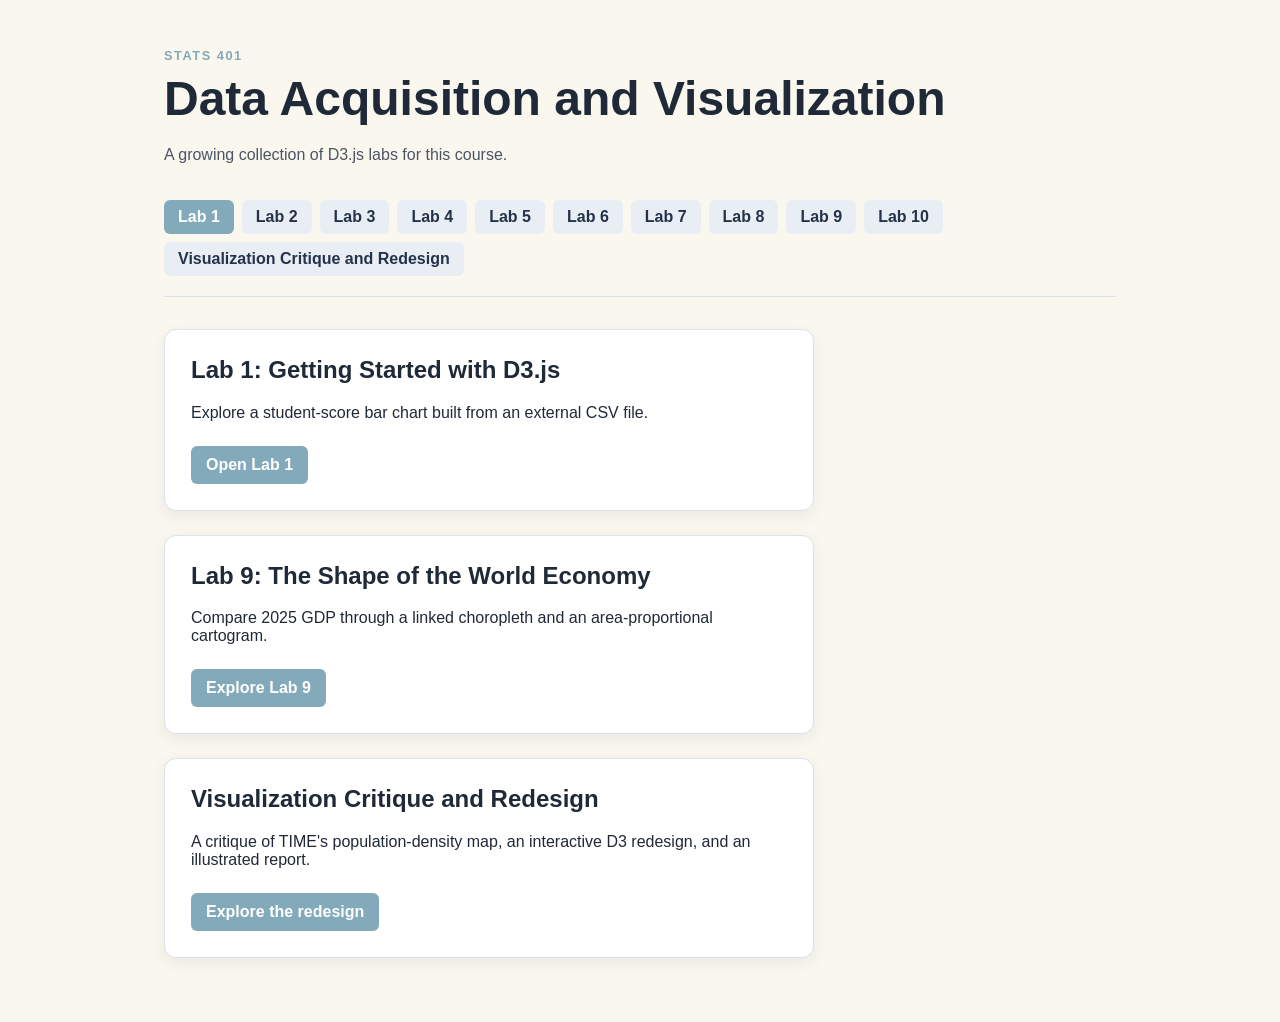
<file: index.html>
<!doctype html>
<html lang="en">
<head>
  <meta charset="UTF-8">
  <meta name="viewport" content="width=device-width, initial-scale=1.0">
  <title>STATS 401 Labs</title>
  <link rel="stylesheet" href="css/style.css">
</head>
<body>
  <main class="page-shell">
    <p class="eyebrow">STATS 401</p>
    <h1>Data Acquisition and Visualization</h1>
    <p class="intro">A growing collection of D3.js labs for this course.</p>
    <nav class="lab-nav" aria-label="Course labs">
      <a class="active" href="lab1/">Lab 1</a>
      <a href="lab2/">Lab 2</a><a href="lab3/">Lab 3</a><a href="lab4/">Lab 4</a>
      <a href="lab5/">Lab 5</a><a href="lab6/">Lab 6</a><a href="lab7/">Lab 7</a>
      <a href="lab8/">Lab 8</a><a href="lab9/">Lab 9</a><a href="lab10/">Lab 10</a>
      <a href="vis-redesign/">Visualization Critique and Redesign</a>
    </nav>
    <section class="card">
      <h2>Lab 1: Getting Started with D3.js</h2>
      <p>Explore a student-score bar chart built from an external CSV file.</p>
      <a class="button" href="lab1/">Open Lab 1</a>
    </section>
    <section class="card" style="margin-top: 24px;">
      <h2>Lab 9: The Shape of the World Economy</h2>
      <p>Compare 2025 GDP through a linked choropleth and an area-proportional cartogram.</p>
      <a class="button" href="lab9/">Explore Lab 9</a>
    </section>
    <section class="card" style="margin-top: 24px;">
      <h2>Visualization Critique and Redesign</h2>
      <p>A critique of TIME's population-density map, an interactive D3 redesign, and an illustrated report.</p>
      <a class="button" href="vis-redesign/">Explore the redesign</a>
    </section>
  </main>
  <script src="js/main.js"></script>
</body>
</html>
</file>
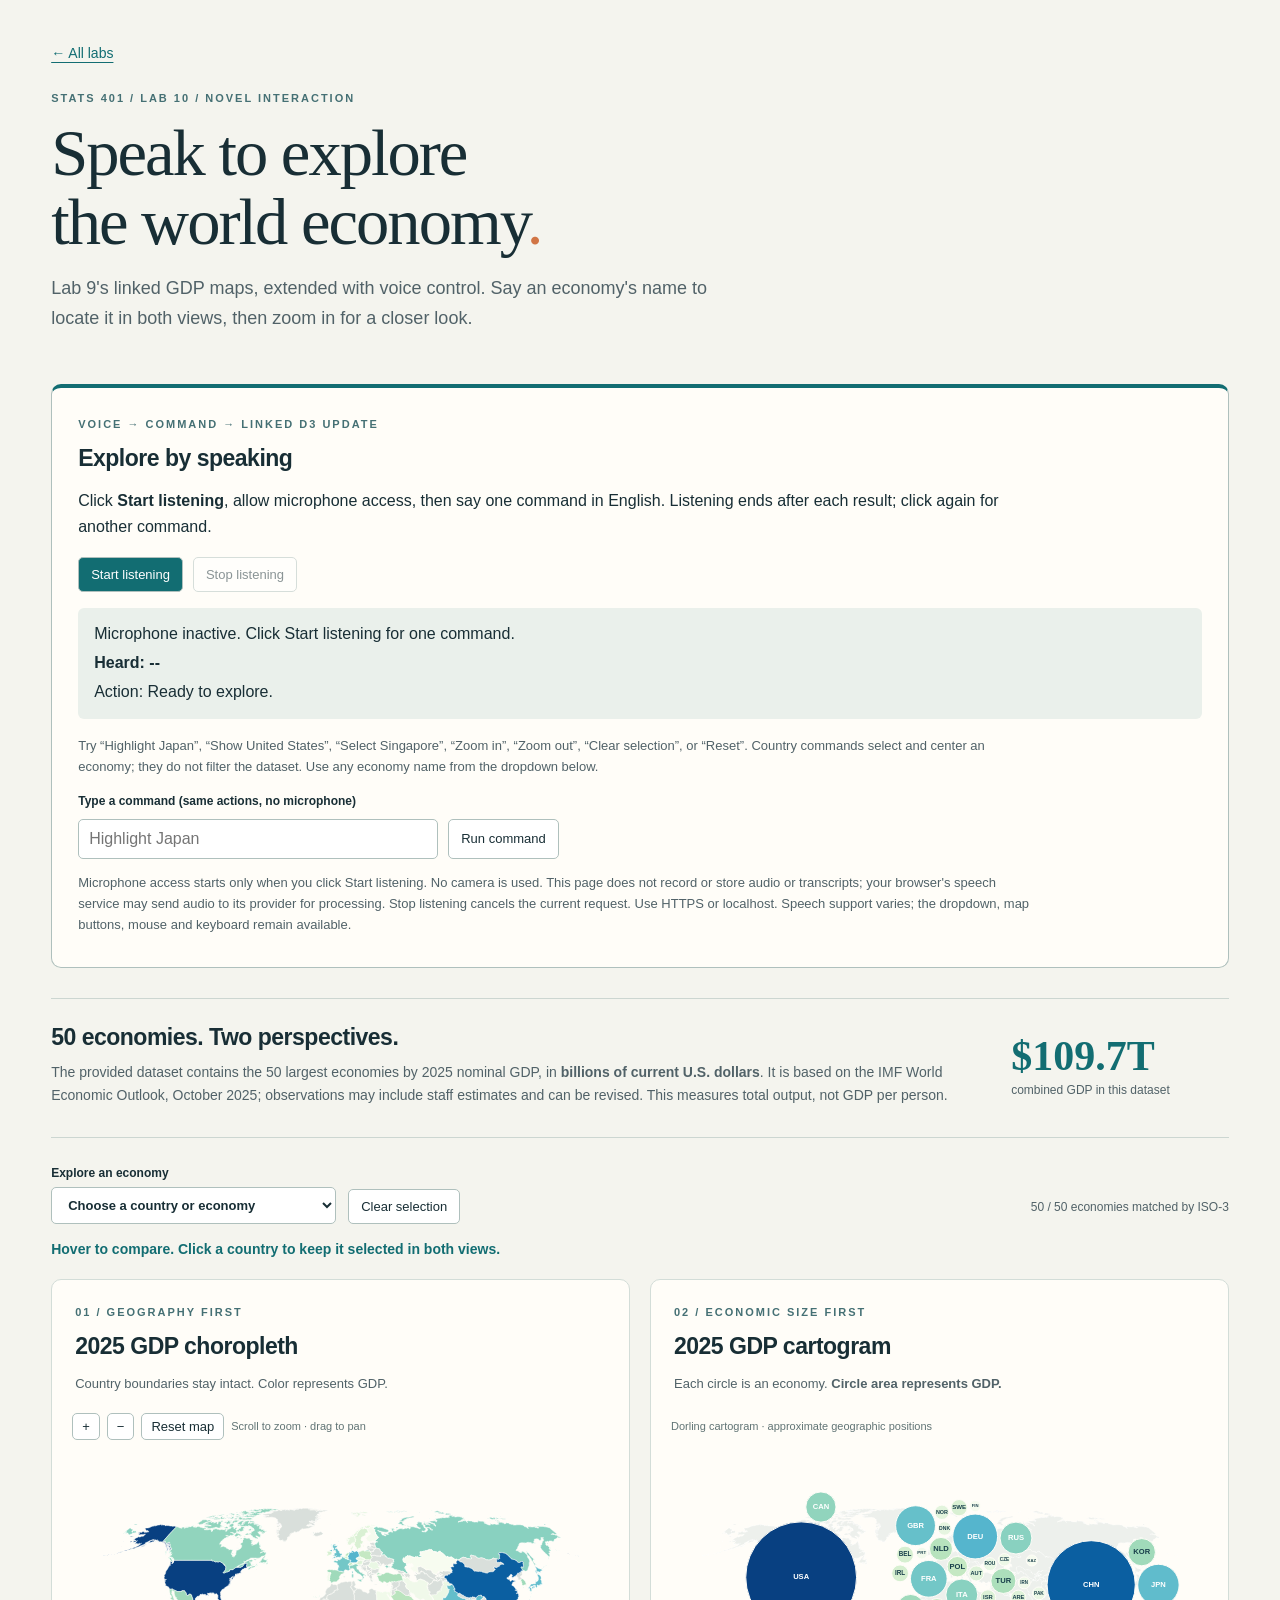
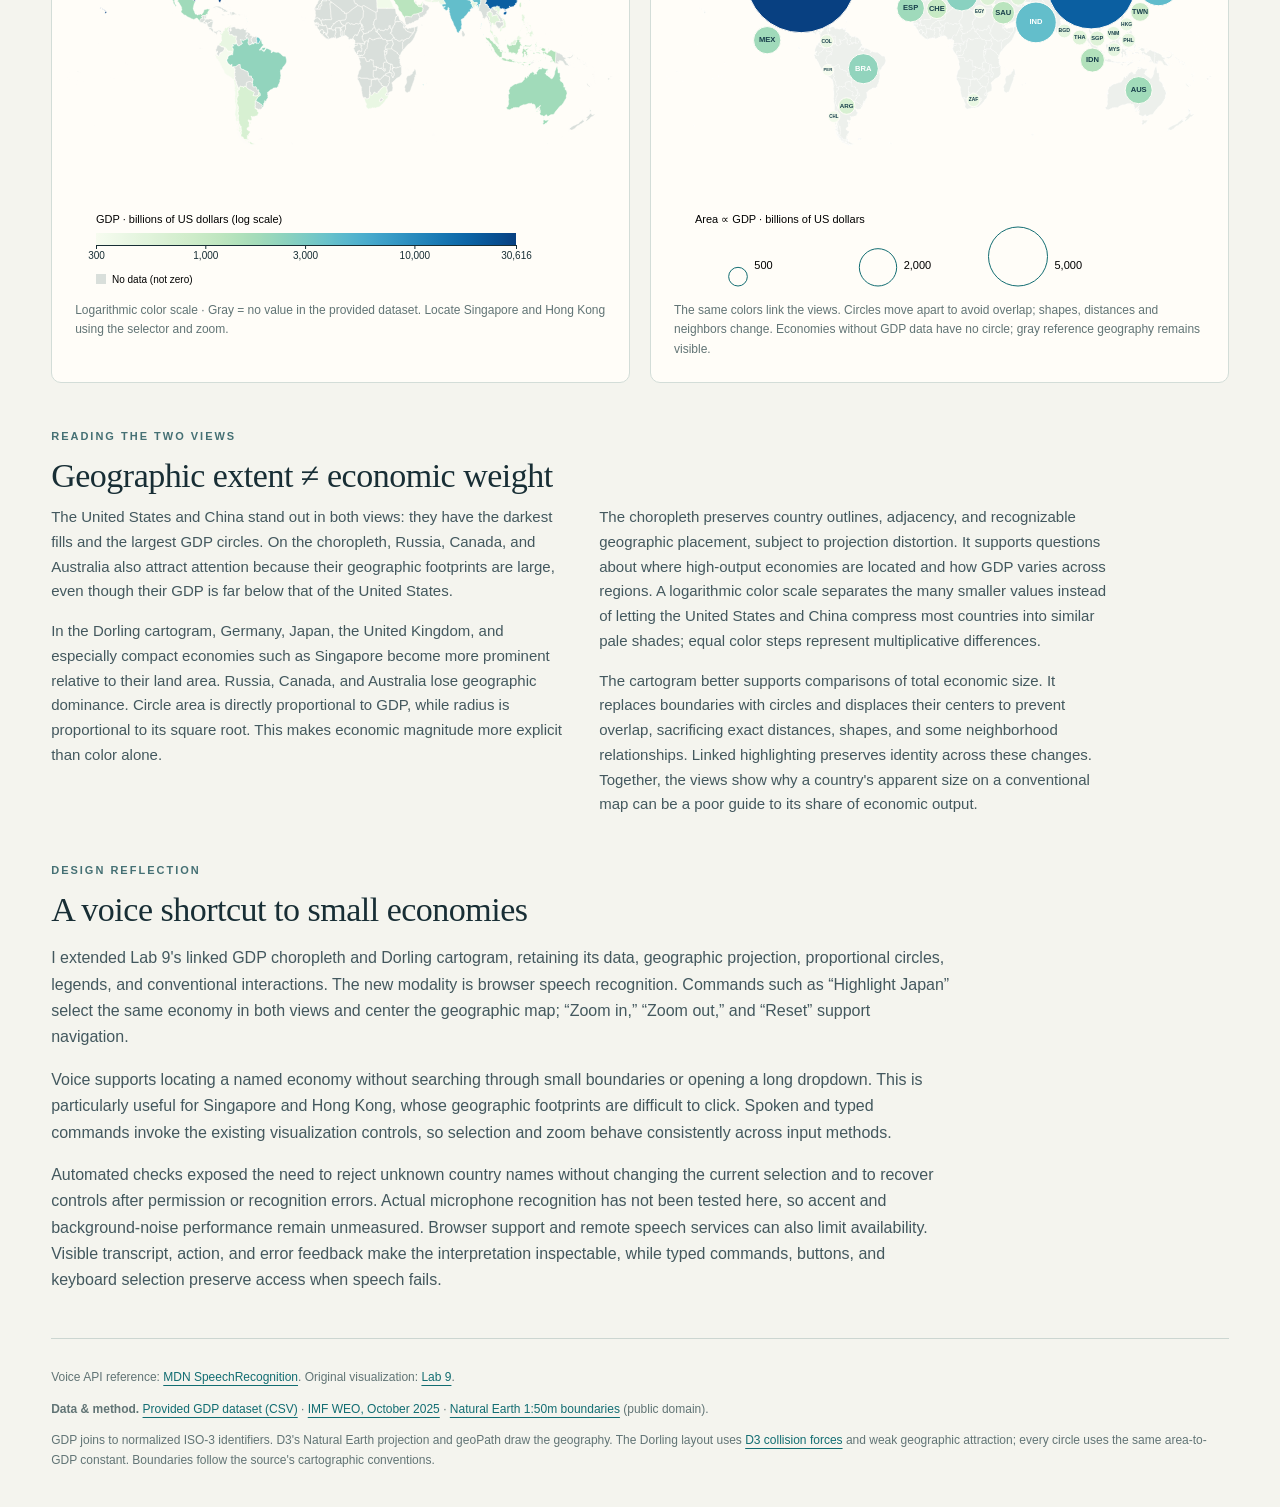
<file: lab10/index.html>
<!doctype html>
<html lang="en">
<head>
  <meta charset="UTF-8">
  <meta name="viewport" content="width=device-width, initial-scale=1">
  <title>Lab 10 - Speak to explore the world economy</title>
  <link rel="stylesheet" href="../lab9/lab9.css">
  <link rel="stylesheet" href="lab10.css">
  <script defer src="../lab4/vendor/d3.v7.min.js"></script>
  <script defer src="../lab9/lab9.js"></script>
  <script defer src="lab10.js"></script>
</head>
<body><main>
  <header>
    <a class="back" href="../">← All labs</a>
    <p class="eyebrow">STATS 401 / LAB 10 / NOVEL INTERACTION</p>
    <h1>Speak to explore<br>the world economy<span>.</span></h1>
    <p class="intro">Lab 9's linked GDP maps, extended with voice control. Say an economy's name to locate it in both views, then zoom in for a closer look.</p>
  </header>
  <section class="voice-panel" aria-labelledby="voice-title">
    <p class="eyebrow">VOICE &rarr; COMMAND &rarr; LINKED D3 UPDATE</p>
    <h2 id="voice-title">Explore by speaking</h2>
    <p>Click <strong>Start listening</strong>, allow microphone access, then say one command in English. Listening ends after each result; click again for another command.</p>
    <div class="voice-controls"><button id="voice-start" type="button" disabled>Start listening</button><button id="voice-stop" type="button" disabled>Stop listening</button></div>
    <div class="feedback" aria-live="polite" aria-atomic="true"><p id="voice-status">Preparing voice controls...</p><p id="voice-heard">Heard: --</p><p id="voice-action">Action: Waiting for maps.</p></div>
    <p class="command-help">Try <q>Highlight Japan</q>, <q>Show United States</q>, <q>Select Singapore</q>, <q>Zoom in</q>, <q>Zoom out</q>, <q>Clear selection</q>, or <q>Reset</q>. Country commands select and center an economy; they do not filter the dataset. Use any economy name from the dropdown below.</p>
    <form id="command-form"><label for="command-input">Type a command (same actions, no microphone)</label><div class="voice-controls"><input id="command-input" placeholder="Highlight Japan" autocomplete="off" maxlength="120" required><button id="command-run" disabled>Run command</button></div></form>
    <p class="privacy">Microphone access starts only when you click Start listening. No camera is used. This page does not record or store audio or transcripts; your browser's speech service may send audio to its provider for processing. Stop listening cancels the current request. Use HTTPS or localhost. Speech support varies; the dropdown, map buttons, mouse and keyboard remain available.</p>
  </section>
  <section class="dataset" aria-labelledby="dataset-title">
    <div><h2 id="dataset-title">50 economies. Two perspectives.</h2><p>The provided dataset contains the 50 largest economies by 2025 nominal GDP, in <strong>billions of current U.S. dollars</strong>. It is based on the IMF World Economic Outlook, October 2025; observations may include staff estimates and can be revised. This measures total output, not GDP per person.</p></div>
    <div class="stat"><strong id="total">—</strong><span>combined GDP in this dataset</span></div>
  </section>
  <section class="explorer" aria-label="Coordinated GDP maps">
    <div class="toolbar"><label for="country-select">Explore an economy <select id="country-select"><option value="">Choose a country or economy</option></select></label><button id="clear" type="button">Clear selection</button><span id="join-status" role="status">Loading boundaries and GDP…</span></div>
    <p id="selection" aria-live="polite">Hover to compare. Click a country to keep it selected in both views.</p>
    <div class="maps">
      <article class="map-card"><div class="card-heading"><p class="eyebrow">01 / GEOGRAPHY FIRST</p><h2>2025 GDP choropleth</h2><p>Country boundaries stay intact. Color represents GDP.</p></div>
        <div class="map-tools"><button data-zoom="in" type="button" aria-label="Zoom in choropleth">+</button><button data-zoom="out" type="button" aria-label="Zoom out choropleth">−</button><button data-zoom="reset" type="button">Reset map</button><span>Scroll to zoom · drag to pan</span></div>
        <svg id="choropleth" viewBox="0 0 760 480" role="group" aria-label="World choropleth of 2025 nominal GDP"></svg>
        <div id="color-legend" class="legend"></div>
        <p class="map-note">Logarithmic color scale · Gray = no value in the provided dataset. Locate Singapore and Hong Kong using the selector and zoom.</p>
      </article>
      <article class="map-card"><div class="card-heading"><p class="eyebrow">02 / ECONOMIC SIZE FIRST</p><h2>2025 GDP cartogram</h2><p>Each circle is an economy. <strong>Circle area represents GDP.</strong></p></div>
        <div class="map-tools"><span>Dorling cartogram · approximate geographic positions</span></div>
        <svg id="cartogram" viewBox="0 0 760 480" role="group" aria-label="Dorling cartogram with circle area proportional to GDP"></svg>
        <div id="area-legend" class="legend"></div>
        <p class="map-note">The same colors link the views. Circles move apart to avoid overlap; shapes, distances and neighbors change. Economies without GDP data have no circle; gray reference geography remains visible.</p>
      </article>
    </div>
  </section>
  <section class="analysis" aria-labelledby="comparison-title"><p class="eyebrow">READING THE TWO VIEWS</p><h2 id="comparison-title">Geographic extent ≠ economic weight</h2>
    <div id="comparison">
      <p>The United States and China stand out in both views: they have the darkest fills and the largest GDP circles. On the choropleth, Russia, Canada, and Australia also attract attention because their geographic footprints are large, even though their GDP is far below that of the United States.</p>
      <p>In the Dorling cartogram, Germany, Japan, the United Kingdom, and especially compact economies such as Singapore become more prominent relative to their land area. Russia, Canada, and Australia lose geographic dominance. Circle area is directly proportional to GDP, while radius is proportional to its square root. This makes economic magnitude more explicit than color alone.</p>
      <p>The choropleth preserves country outlines, adjacency, and recognizable geographic placement, subject to projection distortion. It supports questions about where high-output economies are located and how GDP varies across regions. A logarithmic color scale separates the many smaller values instead of letting the United States and China compress most countries into similar pale shades; equal color steps represent multiplicative differences.</p>
      <p>The cartogram better supports comparisons of total economic size. It replaces boundaries with circles and displaces their centers to prevent overlap, sacrificing exact distances, shapes, and some neighborhood relationships. Linked highlighting preserves identity across these changes. Together, the views show why a country's apparent size on a conventional map can be a poor guide to its share of economic output.</p>
    </div>
  </section>
  <section class="analysis" aria-labelledby="reflection-title"><p class="eyebrow">DESIGN REFLECTION</p><h2 id="reflection-title">A voice shortcut to small economies</h2><div id="reflection">
    <p>I extended Lab 9's linked GDP choropleth and Dorling cartogram, retaining its data, geographic projection, proportional circles, legends, and conventional interactions. The new modality is browser speech recognition. Commands such as &ldquo;Highlight Japan&rdquo; select the same economy in both views and center the geographic map; &ldquo;Zoom in,&rdquo; &ldquo;Zoom out,&rdquo; and &ldquo;Reset&rdquo; support navigation.</p>
    <p>Voice supports locating a named economy without searching through small boundaries or opening a long dropdown. This is particularly useful for Singapore and Hong Kong, whose geographic footprints are difficult to click. Spoken and typed commands invoke the existing visualization controls, so selection and zoom behave consistently across input methods.</p>
    <p>Automated checks exposed the need to reject unknown country names without changing the current selection and to recover controls after permission or recognition errors. Actual microphone recognition has not been tested here, so accent and background-noise performance remain unmeasured. Browser support and remote speech services can also limit availability. Visible transcript, action, and error feedback make the interpretation inspectable, while typed commands, buttons, and keyboard selection preserve access when speech fails.</p>
  </div></section>
  <footer><p>Voice API reference: <a href="https://developer.mozilla.org/en-US/docs/Web/API/SpeechRecognition">MDN SpeechRecognition</a>. Original visualization: <a href="../lab9/">Lab 9</a>.</p><p><strong>Data & method.</strong> <a href="../data/lab9_gdp_2025_top50.csv">Provided GDP dataset (CSV)</a> · <a href="https://www.imf.org/en/Publications/WEO/weo-database/2025/October">IMF WEO, October 2025</a> · <a href="https://www.naturalearthdata.com/downloads/50m-cultural-vectors/50m-admin-0-countries-2/">Natural Earth 1:50m boundaries</a> (public domain).</p><p>GDP joins to normalized ISO-3 identifiers. D3's Natural Earth projection and geoPath draw the geography. The Dorling layout uses <a href="https://d3js.org/d3-force/collide">D3 collision forces</a> and weak geographic attraction; every circle uses the same area-to-GDP constant. Boundaries follow the source's cartographic conventions.</p></footer>
</main><div id="tooltip" role="tooltip" hidden></div></body></html>
</file>
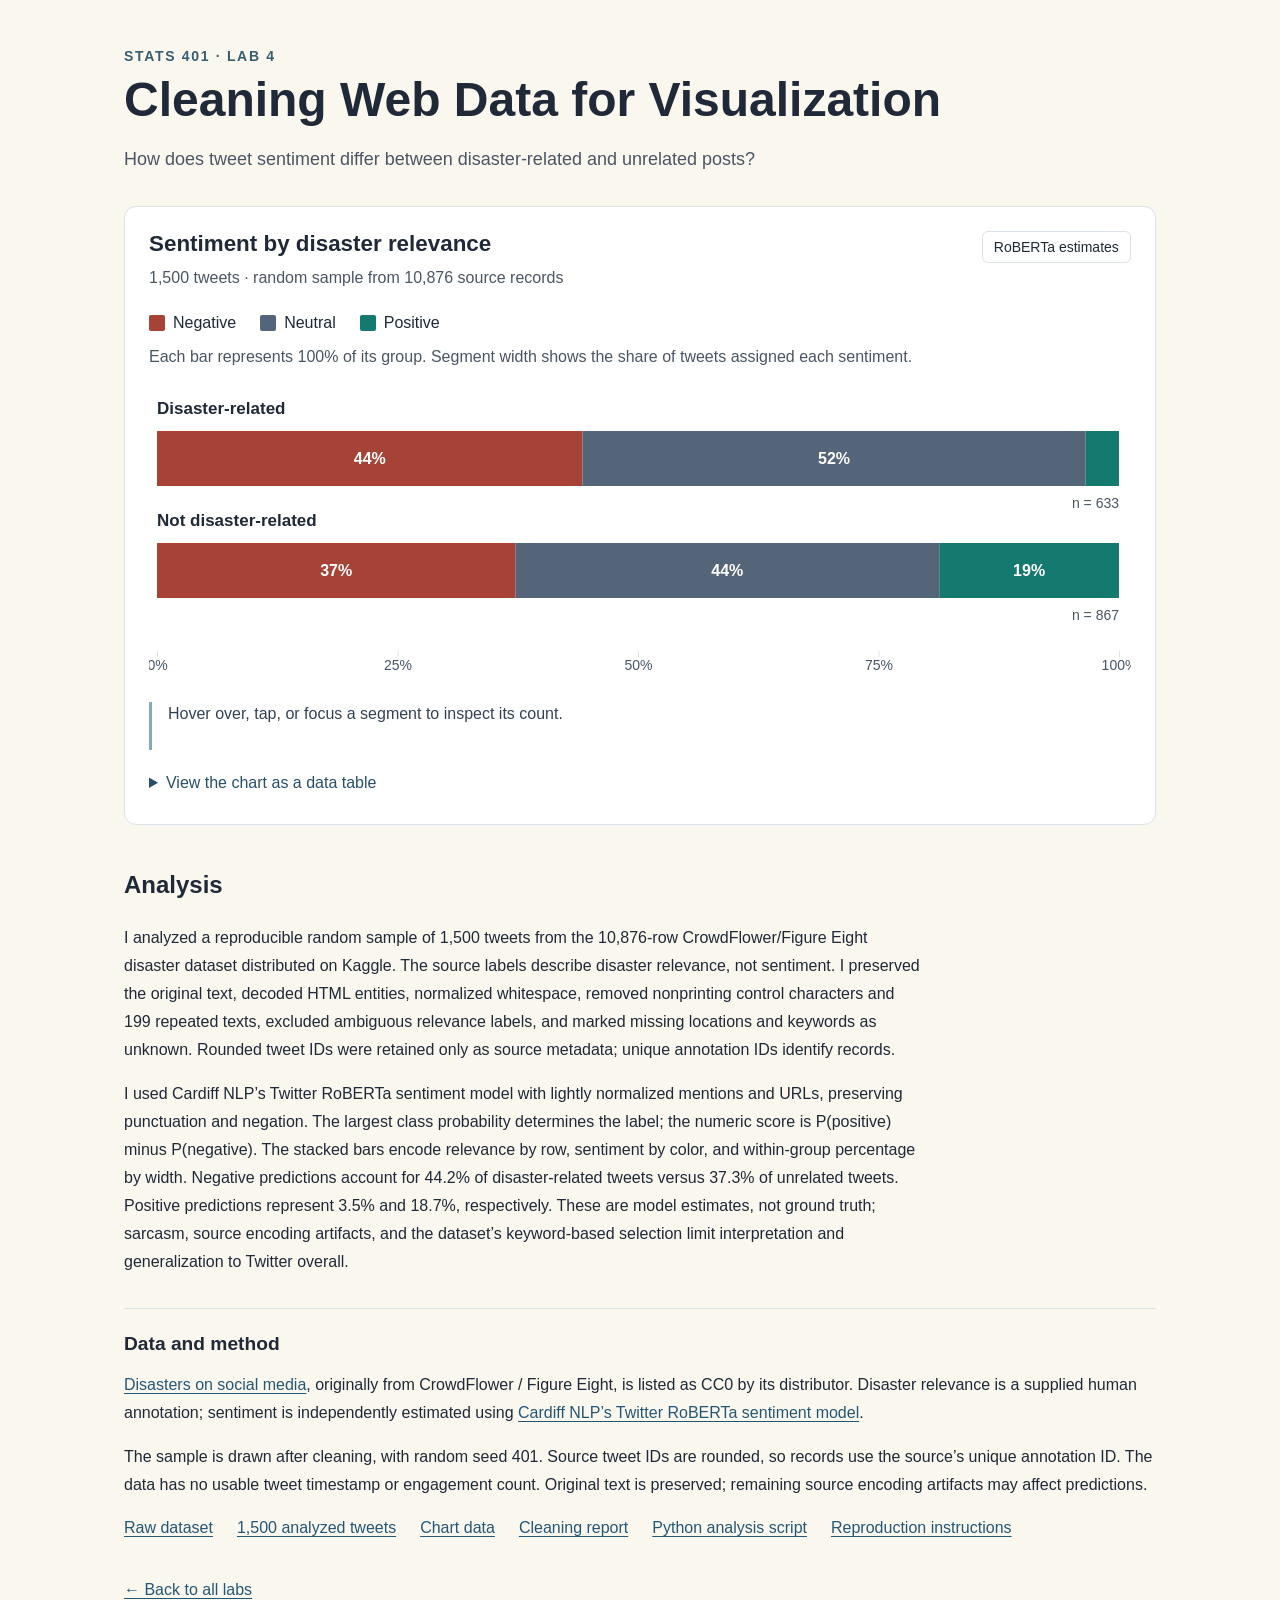
<file: lab4/index.html>
<!doctype html>
<html lang="en">
<head>
  <meta charset="UTF-8">
  <meta name="viewport" content="width=device-width, initial-scale=1.0">
  <meta name="description" content="A D3 comparison of RoBERTa sentiment in 1,500 disaster-related and unrelated tweets, with reproducible cleaning and analysis.">
  <title>Lab 4: Cleaning Web Data for Visualization</title>
  <link rel="stylesheet" href="../css/style.css">
  <link rel="stylesheet" href="lab4.css">
  <script defer src="vendor/d3.v7.min.js"></script>
  <script defer src="lab4.js"></script>
</head>
<body>
  <main class="page-shell">
    <p class="eyebrow">STATS 401 · LAB 4</p>
    <h1>Cleaning Web Data for Visualization</h1>
    <p class="intro">How does tweet sentiment differ between disaster-related and unrelated posts?</p>
    <section class="chart-card" aria-labelledby="chart-title">
      <div class="chart-heading">
        <div><h2 id="chart-title">Sentiment by disaster relevance</h2>
        <p id="sample-summary">Loading analyzed tweets…</p></div>
        <span class="model-tag">RoBERTa estimates</span>
      </div>
      <ul class="sentiment-legend" aria-label="Sentiment colors">
        <li><span class="swatch negative"></span>Negative</li>
        <li><span class="swatch neutral"></span>Neutral</li>
        <li><span class="swatch positive"></span>Positive</li>
      </ul>
      <p class="chart-description">Each bar represents 100% of its group. Segment width shows the share of tweets assigned each sentiment.</p>
      <div id="chart" aria-busy="true"></div>
      <p id="chart-detail" class="chart-detail" aria-live="polite">Hover over, tap, or focus a segment to inspect its count.</p>
      <details><summary>View the chart as a data table</summary>
        <div class="table-wrap"><table><caption>Sentiment counts and percentages within each relevance group</caption>
          <thead><tr><th scope="col">Relevance</th><th scope="col">Sentiment</th><th scope="col">Tweets</th><th scope="col">Share</th></tr></thead>
          <tbody id="summary-table"></tbody>
        </table></div>
      </details>
      <noscript><p>Enable JavaScript to see the chart, or download the <a href="../data/lab4_sentiment_by_relevance.csv">summary CSV</a>.</p></noscript>
    </section>
    <section class="justification" aria-labelledby="analysis-title">
      <h2 id="analysis-title">Analysis</h2>
      <div id="analysis-copy"><p>Loading analysis…</p></div>
    </section>
    <section class="resources" aria-labelledby="sources-title">
      <h2 id="sources-title">Data and method</h2>
      <p><a href="https://www.kaggle.com/datasets/jannesklaas/disasters-on-social-media">Disasters on social media</a>, originally from CrowdFlower / Figure Eight, is listed as CC0 by its distributor. Disaster relevance is a supplied human annotation; sentiment is independently estimated using <a href="https://huggingface.co/cardiffnlp/twitter-roberta-base-sentiment-latest">Cardiff NLP’s Twitter RoBERTa sentiment model</a>.</p>
      <p>The sample is drawn after cleaning, with random seed 401. Source tweet IDs are rounded, so records use the source’s unique annotation ID. The data has no usable tweet timestamp or engagement count. Original text is preserved; remaining source encoding artifacts may affect predictions.</p>
      <ul class="resource-links">
        <li><a href="../data/lab4_raw_tweets.csv" download>Raw dataset</a></li>
        <li><a href="../data/lab4_clean_tweets.csv" download>1,500 analyzed tweets</a></li>
        <li><a href="../data/lab4_sentiment_by_relevance.csv" download>Chart data</a></li>
        <li><a href="../data/lab4_cleaning_report.json">Cleaning report</a></li>
        <li><a href="clean_tweets.py">Python analysis script</a></li>
        <li><a href="README.md">Reproduction instructions</a></li>
      </ul>
    </section>
    <p class="back-link"><a href="../index.html">&larr; Back to all labs</a></p>
  </main>
</body>
</html>
</file>
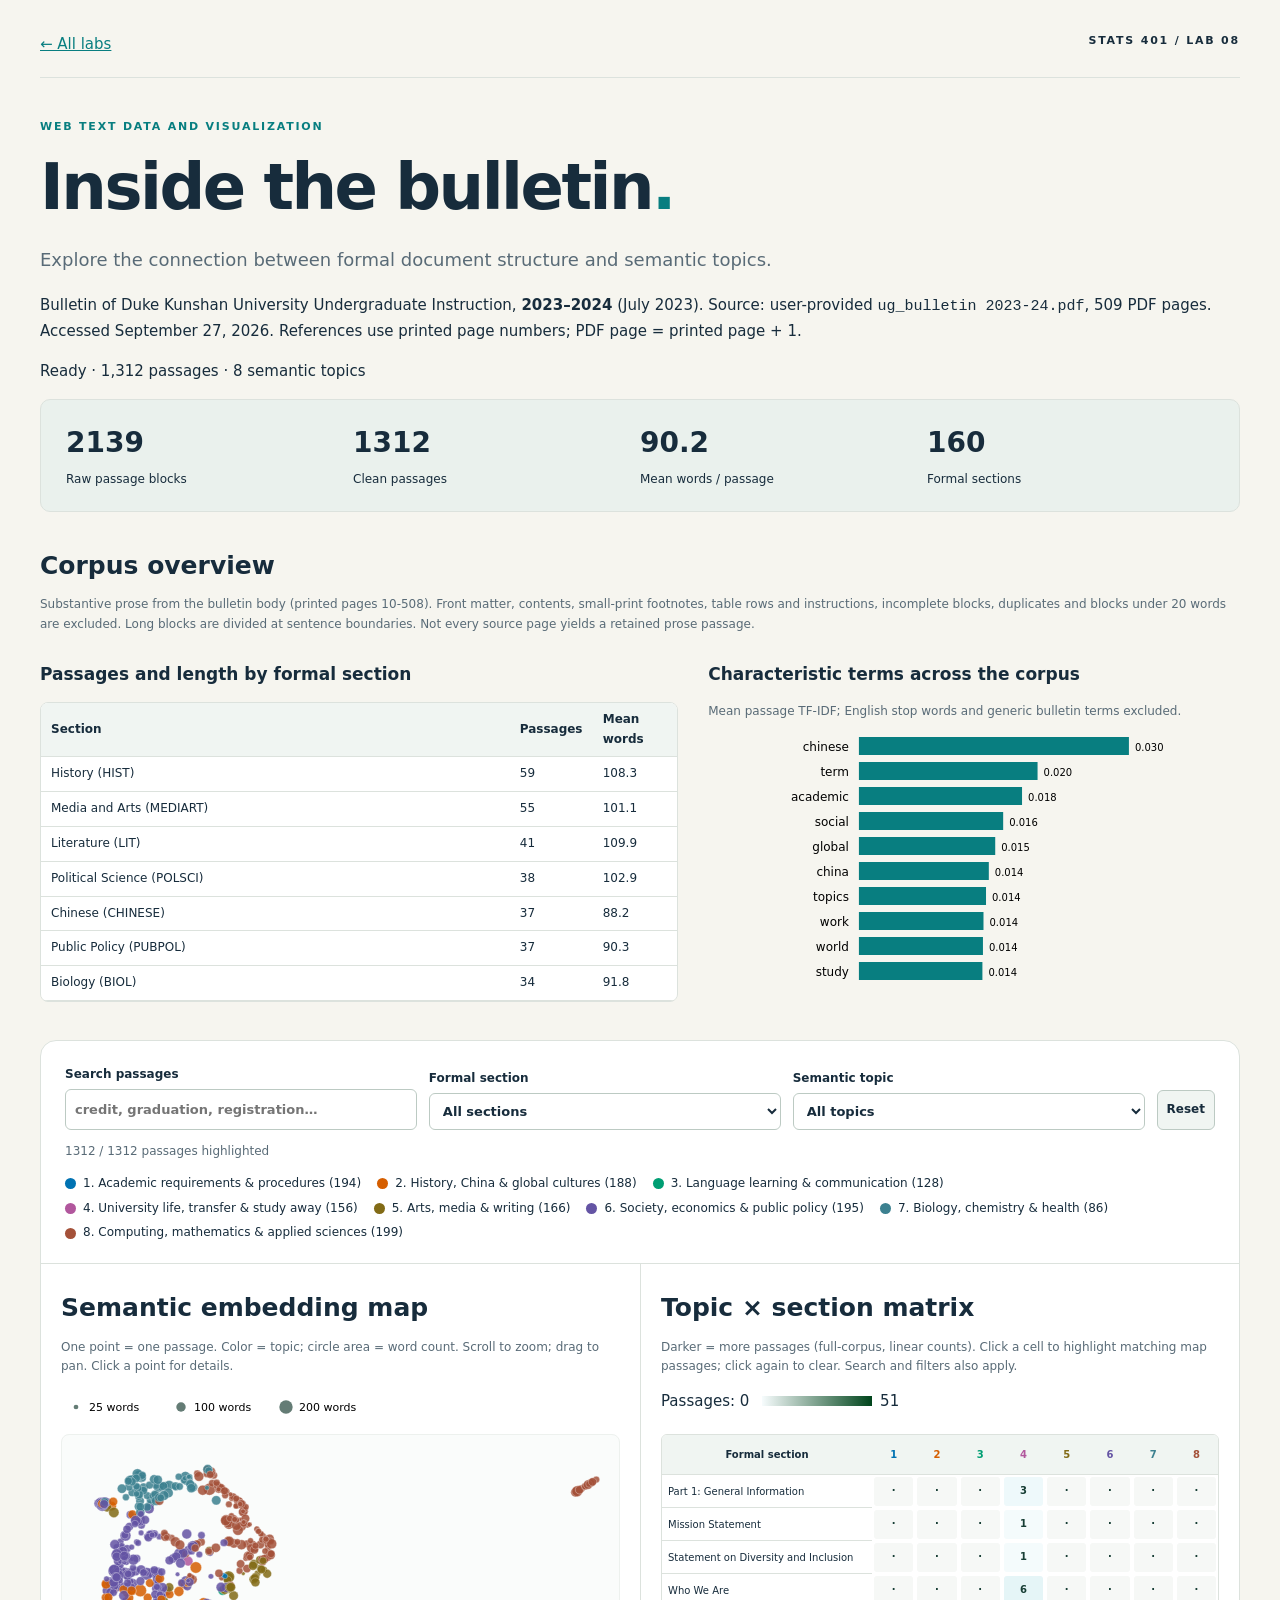
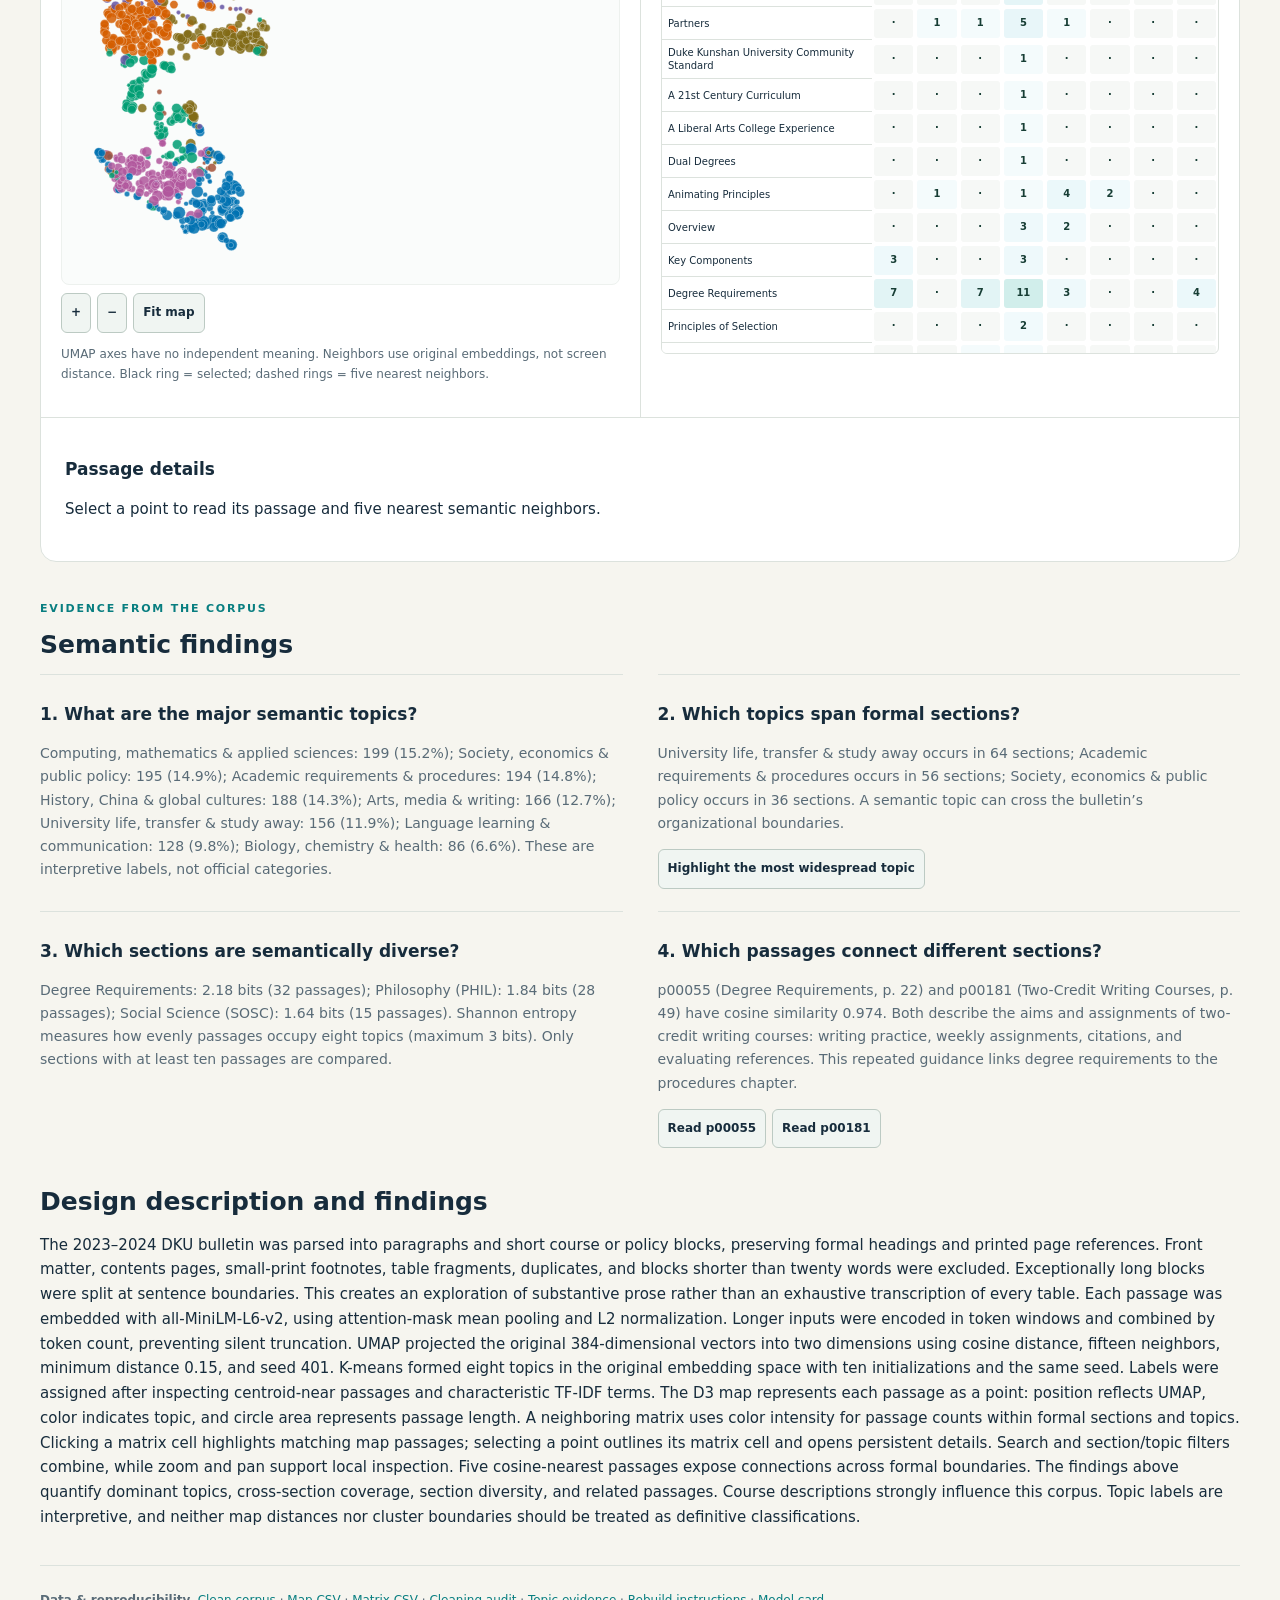
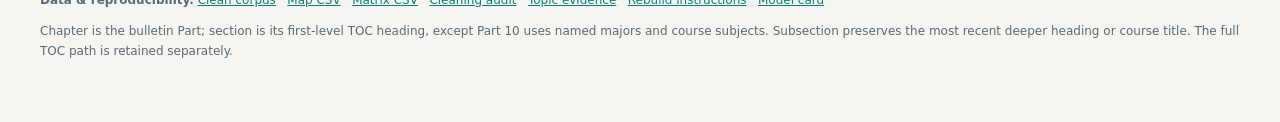
<file: lab8/index.html>
<!doctype html><html lang="en"><head><meta charset="utf-8"><meta name="viewport" content="width=device-width,initial-scale=1"><title>Lab 8 · Inside the bulletin</title><link rel="stylesheet" href="lab8.css"><script src="../lab4/vendor/d3.v7.min.js" defer></script><script src="lab8.js" defer></script></head><body><main>
<header><a href="../">← All labs</a><span>STATS 401 / LAB 08</span></header><p class="eyebrow">WEB TEXT DATA AND VISUALIZATION</p><h1>Inside the bulletin<span>.</span></h1><p class="intro">Explore the connection between formal document structure and semantic topics.</p><p>Bulletin of Duke Kunshan University Undergraduate Instruction, <strong>2023–2024</strong> (July 2023). Source: user-provided <code>ug_bulletin 2023-24.pdf</code>, 509 PDF pages. Accessed September 27, 2026. References use printed page numbers; PDF page = printed page + 1.</p><p id="status" role="status">Loading…</p><div id="stats" class="stats"></div>
<section><h2>Corpus overview</h2><p id="scope" class="hint"></p><div class="overview"><div><h3>Passages and length by formal section</h3><div class="summary-scroll"><table><thead><tr><th>Section</th><th>Passages</th><th>Mean words</th></tr></thead><tbody id="section-summary"></tbody></table></div></div><div><h3>Characteristic terms across the corpus</h3><p class="hint">Mean passage TF-IDF; English stop words and generic bulletin terms excluded.</p><div id="term-chart"></div></div></div></section>
<section class="dashboard"><div class="toolbar"><label>Search passages<input id="search" type="search" placeholder="credit, graduation, registration…"></label><label>Formal section<select id="section-filter"><option value="">All sections</option></select></label><label>Semantic topic<select id="topic-filter"><option value="">All topics</option></select></label><button id="reset">Reset</button></div><p id="match-status" class="hint inset" role="status"></p><div id="topic-legend" class="legend inset"></div>
<div class="views"><div class="map-pane"><h2>Semantic embedding map</h2><p class="hint">One point = one passage. Color = topic; circle area = word count. Scroll to zoom; drag to pan. Click a point for details.</p><div id="size-legend"></div><div id="map"></div><div class="map-controls"><button id="zoom-in" aria-label="Zoom in">+</button><button id="zoom-out" aria-label="Zoom out">−</button><button id="zoom-reset">Fit map</button></div><p class="hint">UMAP axes have no independent meaning. Neighbors use original embeddings, not screen distance. Black ring = selected; dashed rings = five nearest neighbors.</p></div><div class="matrix-pane"><h2>Topic × section matrix</h2><p class="hint">Darker = more passages (full-corpus, linear counts). Click a cell to highlight matching map passages; click again to clear. Search and filters also apply.</p><div id="matrix-legend"></div><div class="matrix-scroll" tabindex="0" aria-label="Scrollable topic by section matrix"><table id="matrix"><thead></thead><tbody></tbody></table></div></div></div>
<div id="details" class="details"><h3>Passage details</h3><p>Select a point to read its passage and five nearest semantic neighbors.</p></div></section>
<section><p class="eyebrow">EVIDENCE FROM THE CORPUS</p><h2>Semantic findings</h2><div id="findings" class="findings"></div></section><section><h2>Design description and findings</h2><p id="design-description">The 2023–2024 DKU bulletin was parsed into paragraphs and short course or policy blocks, preserving formal headings and printed page references. Front matter, contents pages, small-print footnotes, table fragments, duplicates, and blocks shorter than twenty words were excluded. Exceptionally long blocks were split at sentence boundaries. This creates an exploration of substantive prose rather than an exhaustive transcription of every table.
Each passage was embedded with all-MiniLM-L6-v2, using attention-mask mean pooling and L2 normalization. Longer inputs were encoded in token windows and combined by token count, preventing silent truncation. UMAP projected the original 384-dimensional vectors into two dimensions using cosine distance, fifteen neighbors, minimum distance 0.15, and seed 401. K-means formed eight topics in the original embedding space with ten initializations and the same seed. Labels were assigned after inspecting centroid-near passages and characteristic TF-IDF terms.
The D3 map represents each passage as a point: position reflects UMAP, color indicates topic, and circle area represents passage length. A neighboring matrix uses color intensity for passage counts within formal sections and topics. Clicking a matrix cell highlights matching map passages; selecting a point outlines its matrix cell and opens persistent details. Search and section/topic filters combine, while zoom and pan support local inspection. Five cosine-nearest passages expose connections across formal boundaries.
The findings above quantify dominant topics, cross-section coverage, section diversity, and related passages. Course descriptions strongly influence this corpus. Topic labels are interpretive, and neither map distances nor cluster boundaries should be treated as definitive classifications.</p></section>
<footer><strong>Data & reproducibility.</strong> <a href="../data/lab8/bulletin_passages.csv">Clean corpus</a> · <a href="../data/lab8/lab8_embedding_map.csv">Map CSV</a> · <a href="../data/lab8/lab8_topic_section_matrix.csv">Matrix CSV</a> · <a href="../data/lab8/corpus_audit.json">Cleaning audit</a> · <a href="../data/lab8/topic_review.json">Topic evidence</a> · <a href="README.md">Rebuild instructions</a> · <a href="https://huggingface.co/sentence-transformers/all-MiniLM-L6-v2">Model card</a><p id="hierarchy"></p></footer></main><div id="tooltip" role="tooltip" hidden></div></body></html>
</file>
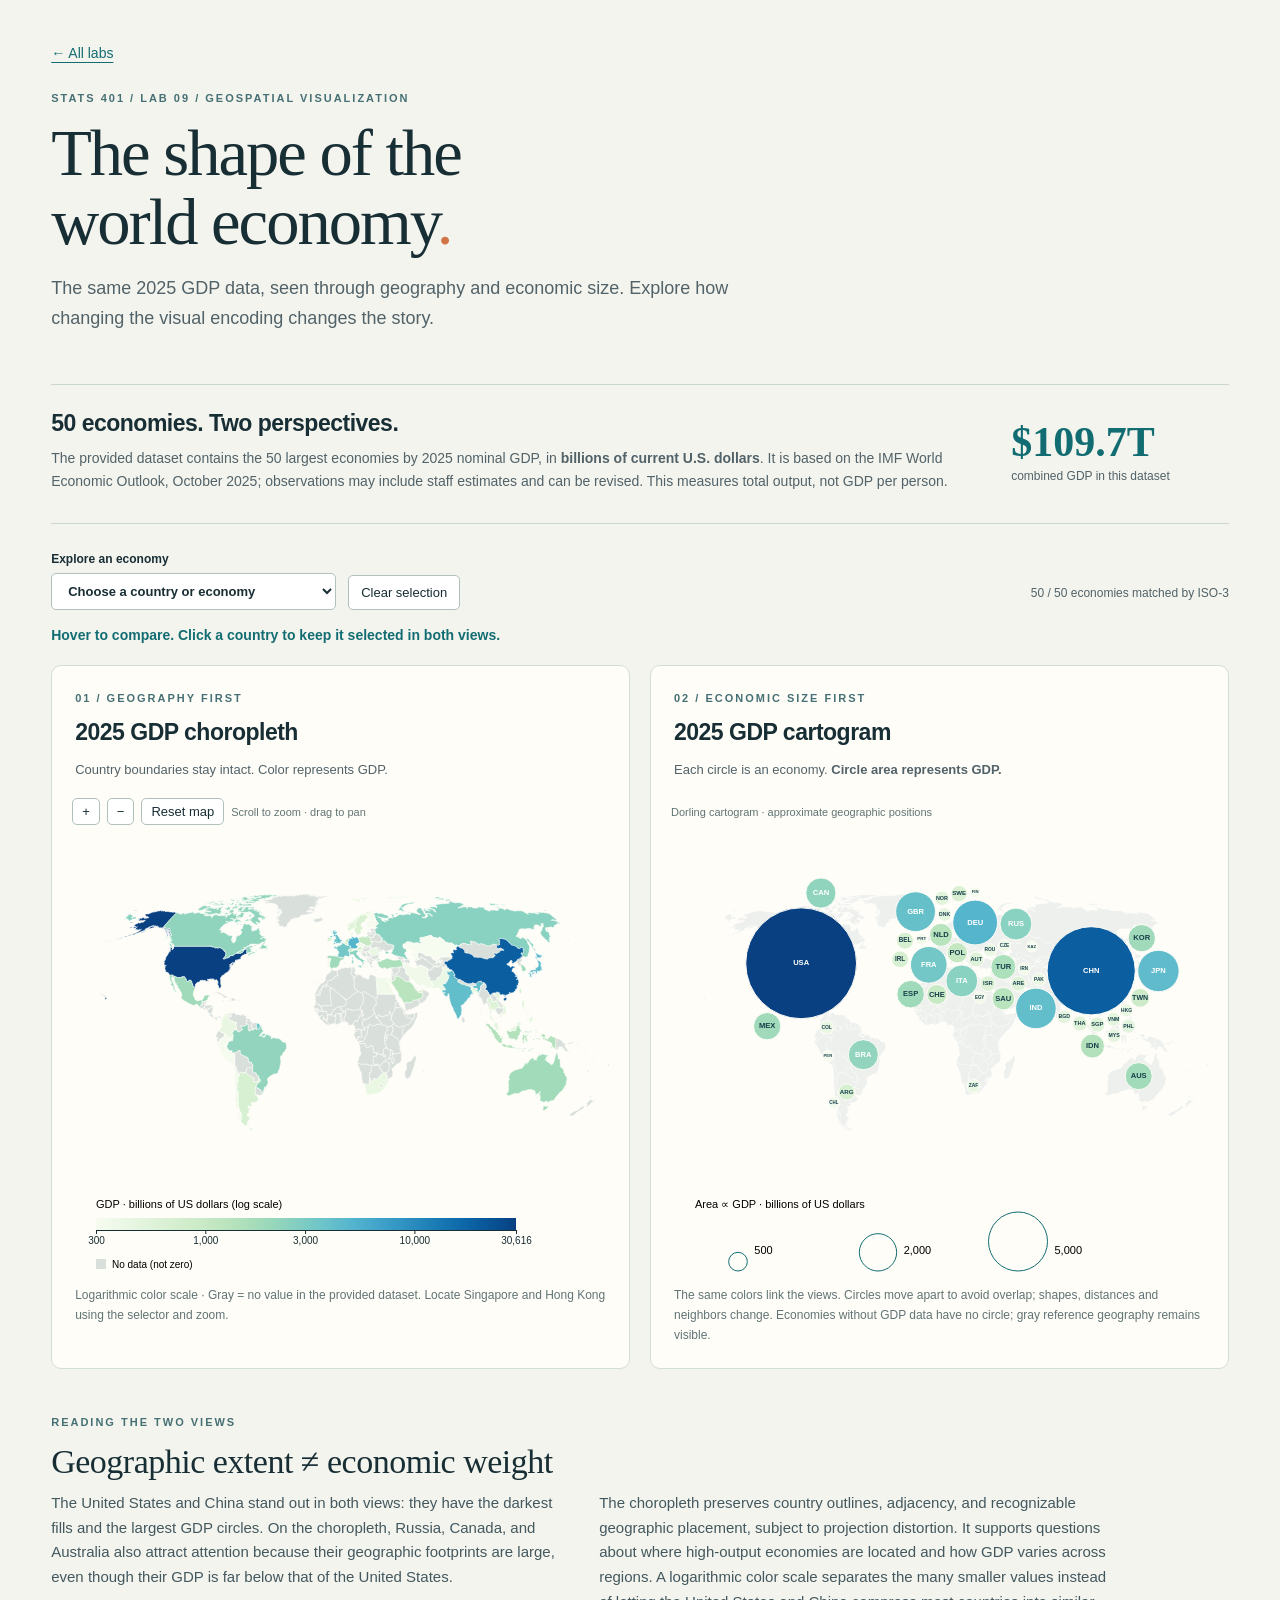
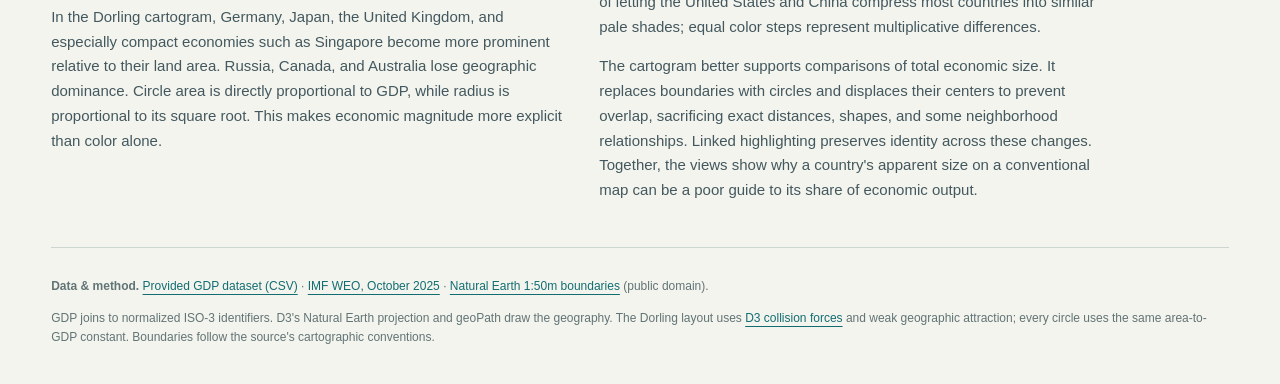
<file: lab9/index.html>
<!doctype html>
<html lang="en">
<head>
  <meta charset="UTF-8">
  <meta name="viewport" content="width=device-width, initial-scale=1">
  <title>Lab 9 · The shape of the world economy</title>
  <link rel="stylesheet" href="lab9.css">
  <script defer src="../lab4/vendor/d3.v7.min.js"></script>
  <script defer src="lab9.js"></script>
</head>
<body><main>
  <header>
    <a class="back" href="../">← All labs</a>
    <p class="eyebrow">STATS 401 / LAB 09 / GEOSPATIAL VISUALIZATION</p>
    <h1>The shape of the<br>world economy<span>.</span></h1>
    <p class="intro">The same 2025 GDP data, seen through geography and economic size. Explore how changing the visual encoding changes the story.</p>
  </header>
  <section class="dataset" aria-labelledby="dataset-title">
    <div><h2 id="dataset-title">50 economies. Two perspectives.</h2><p>The provided dataset contains the 50 largest economies by 2025 nominal GDP, in <strong>billions of current U.S. dollars</strong>. It is based on the IMF World Economic Outlook, October 2025; observations may include staff estimates and can be revised. This measures total output, not GDP per person.</p></div>
    <div class="stat"><strong id="total">—</strong><span>combined GDP in this dataset</span></div>
  </section>
  <section class="explorer" aria-label="Coordinated GDP maps">
    <div class="toolbar"><label for="country-select">Explore an economy <select id="country-select"><option value="">Choose a country or economy</option></select></label><button id="clear" type="button">Clear selection</button><span id="join-status" role="status">Loading boundaries and GDP…</span></div>
    <p id="selection" aria-live="polite">Hover to compare. Click a country to keep it selected in both views.</p>
    <div class="maps">
      <article class="map-card"><div class="card-heading"><p class="eyebrow">01 / GEOGRAPHY FIRST</p><h2>2025 GDP choropleth</h2><p>Country boundaries stay intact. Color represents GDP.</p></div>
        <div class="map-tools"><button data-zoom="in" type="button" aria-label="Zoom in choropleth">+</button><button data-zoom="out" type="button" aria-label="Zoom out choropleth">−</button><button data-zoom="reset" type="button">Reset map</button><span>Scroll to zoom · drag to pan</span></div>
        <svg id="choropleth" viewBox="0 0 760 480" role="group" aria-label="World choropleth of 2025 nominal GDP"></svg>
        <div id="color-legend" class="legend"></div>
        <p class="map-note">Logarithmic color scale · Gray = no value in the provided dataset. Locate Singapore and Hong Kong using the selector and zoom.</p>
      </article>
      <article class="map-card"><div class="card-heading"><p class="eyebrow">02 / ECONOMIC SIZE FIRST</p><h2>2025 GDP cartogram</h2><p>Each circle is an economy. <strong>Circle area represents GDP.</strong></p></div>
        <div class="map-tools"><span>Dorling cartogram · approximate geographic positions</span></div>
        <svg id="cartogram" viewBox="0 0 760 480" role="group" aria-label="Dorling cartogram with circle area proportional to GDP"></svg>
        <div id="area-legend" class="legend"></div>
        <p class="map-note">The same colors link the views. Circles move apart to avoid overlap; shapes, distances and neighbors change. Economies without GDP data have no circle; gray reference geography remains visible.</p>
      </article>
    </div>
  </section>
  <section class="analysis" aria-labelledby="comparison-title"><p class="eyebrow">READING THE TWO VIEWS</p><h2 id="comparison-title">Geographic extent ≠ economic weight</h2>
    <div id="comparison">
      <p>The United States and China stand out in both views: they have the darkest fills and the largest GDP circles. On the choropleth, Russia, Canada, and Australia also attract attention because their geographic footprints are large, even though their GDP is far below that of the United States.</p>
      <p>In the Dorling cartogram, Germany, Japan, the United Kingdom, and especially compact economies such as Singapore become more prominent relative to their land area. Russia, Canada, and Australia lose geographic dominance. Circle area is directly proportional to GDP, while radius is proportional to its square root. This makes economic magnitude more explicit than color alone.</p>
      <p>The choropleth preserves country outlines, adjacency, and recognizable geographic placement, subject to projection distortion. It supports questions about where high-output economies are located and how GDP varies across regions. A logarithmic color scale separates the many smaller values instead of letting the United States and China compress most countries into similar pale shades; equal color steps represent multiplicative differences.</p>
      <p>The cartogram better supports comparisons of total economic size. It replaces boundaries with circles and displaces their centers to prevent overlap, sacrificing exact distances, shapes, and some neighborhood relationships. Linked highlighting preserves identity across these changes. Together, the views show why a country's apparent size on a conventional map can be a poor guide to its share of economic output.</p>
    </div>
  </section>
  <footer><p><strong>Data & method.</strong> <a href="../data/lab9_gdp_2025_top50.csv">Provided GDP dataset (CSV)</a> · <a href="https://www.imf.org/en/Publications/WEO/weo-database/2025/October">IMF WEO, October 2025</a> · <a href="https://www.naturalearthdata.com/downloads/50m-cultural-vectors/50m-admin-0-countries-2/">Natural Earth 1:50m boundaries</a> (public domain).</p><p>GDP joins to normalized ISO-3 identifiers. D3's Natural Earth projection and geoPath draw the geography. The Dorling layout uses <a href="https://d3js.org/d3-force/collide">D3 collision forces</a> and weak geographic attraction; every circle uses the same area-to-GDP constant. Boundaries follow the source's cartographic conventions.</p></footer>
</main><div id="tooltip" role="tooltip" hidden></div></body></html>
</file>
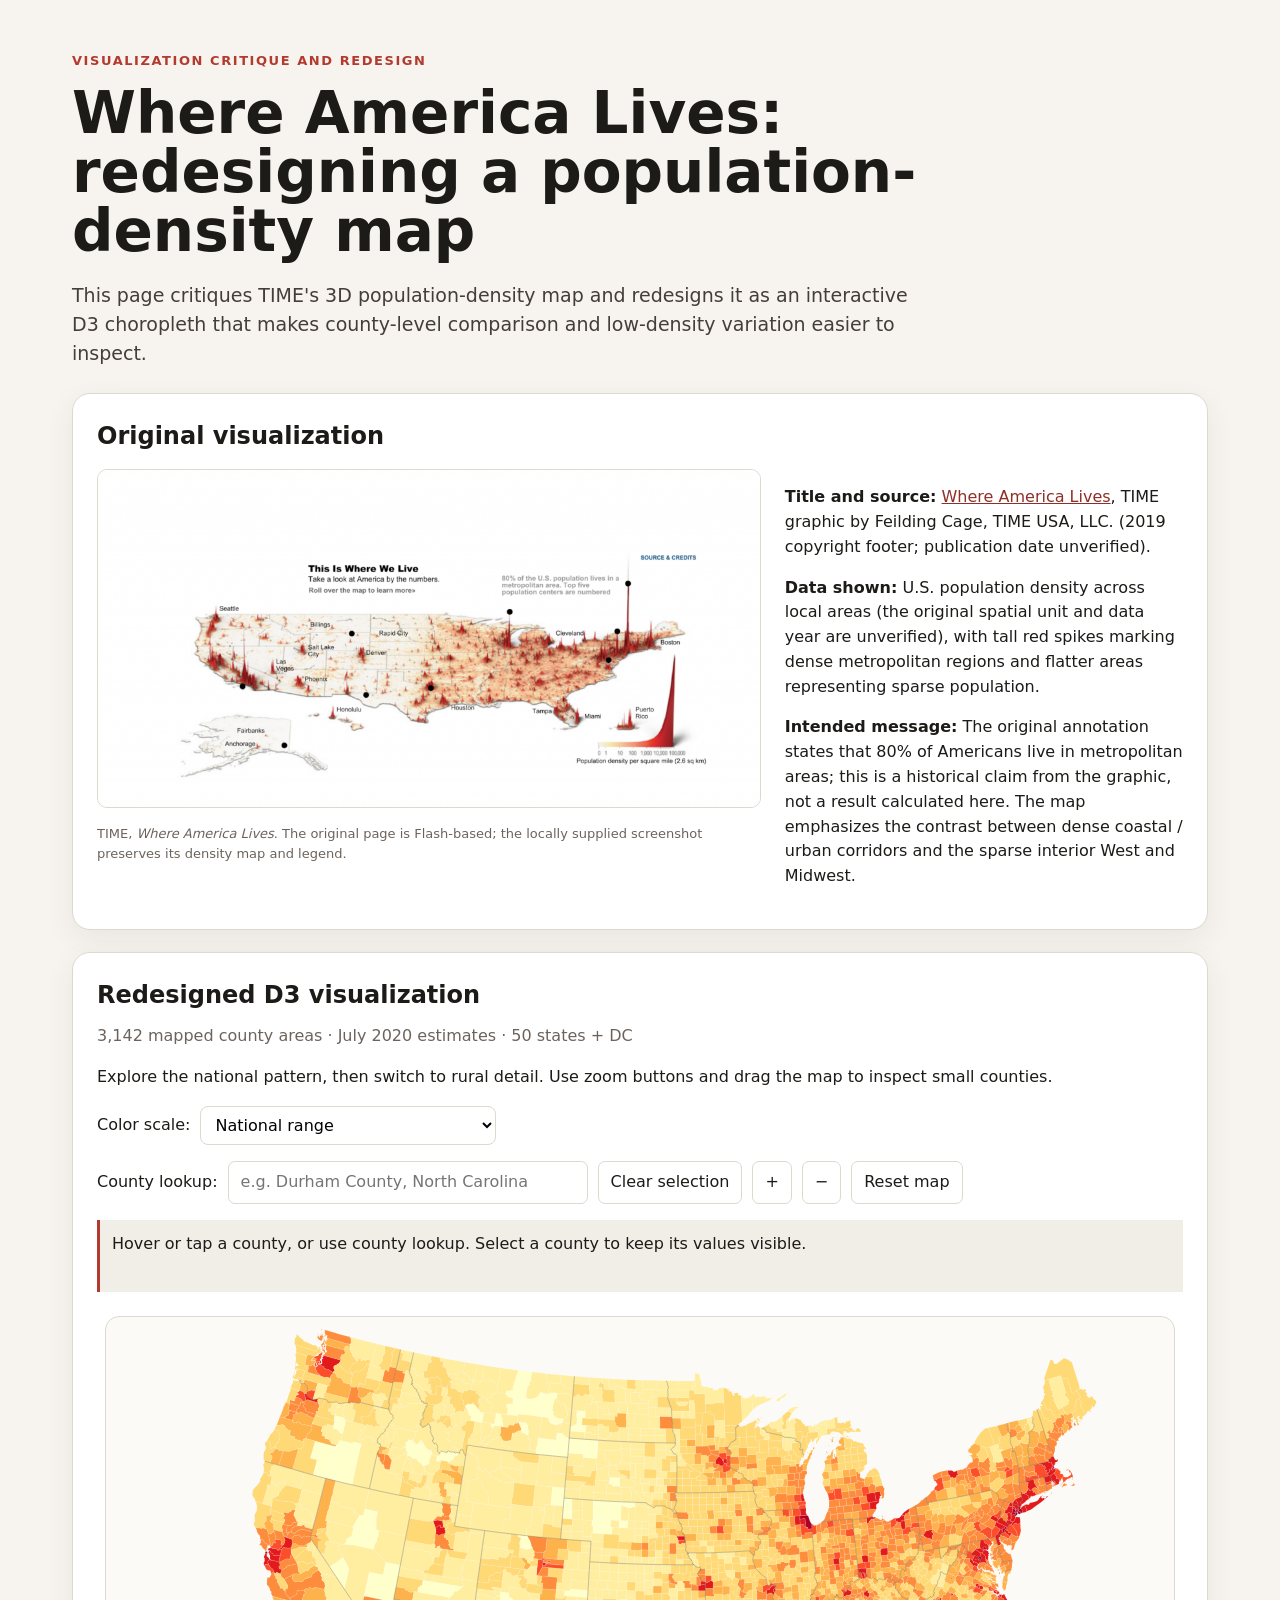
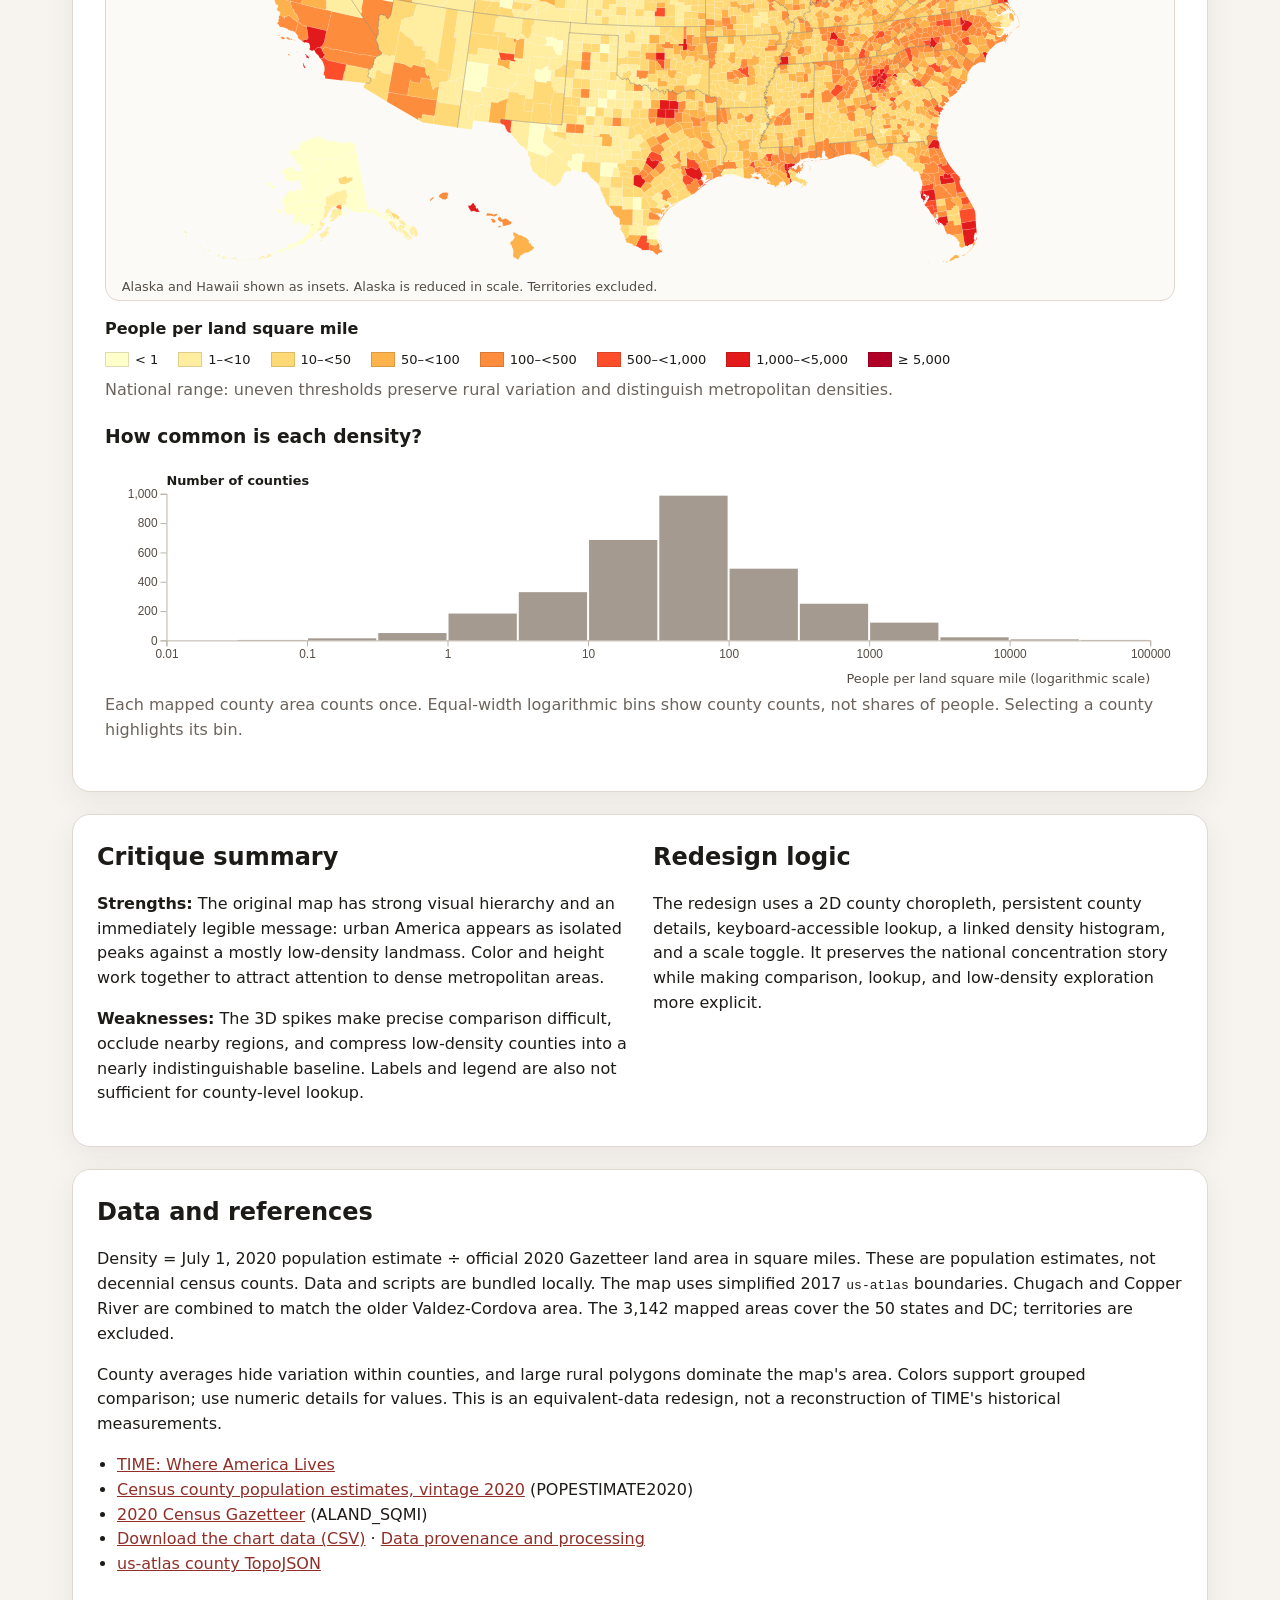
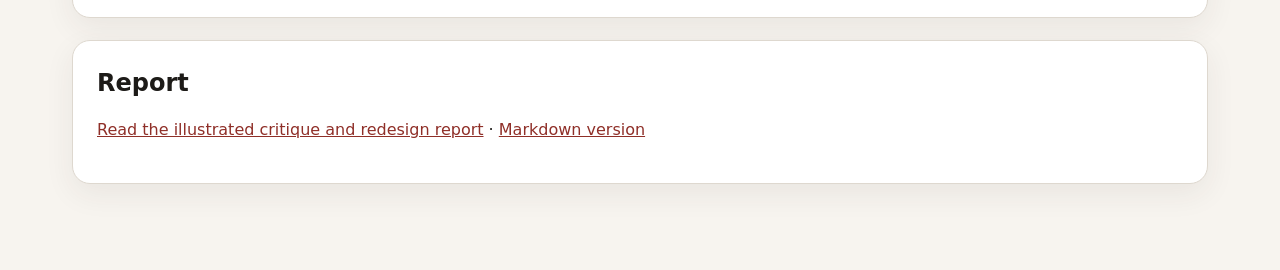
<file: vis-redesign/index.html>
<!doctype html>
<html lang="en">
<head>
  <meta charset="utf-8" />
  <meta name="viewport" content="width=device-width, initial-scale=1" />
  <title>Visualization Critique and Redesign - Where America Lives</title>
  <link rel="stylesheet" href="style.css" />
</head>
<body>
  <main>
    <section class="hero">
      <p class="eyebrow">Visualization Critique and Redesign</p>
      <h1>Where America Lives: redesigning a population-density map</h1>
      <p class="lede">This page critiques TIME's 3D population-density map and redesigns it as an interactive D3 choropleth that makes county-level comparison and low-density variation easier to inspect.</p>
    </section>

    <section class="card">
      <h2>Original visualization</h2>
      <div class="original-grid">
        <figure>
          <img class="original-img" src="Where%20Americans%20Live.png" alt="Screenshot of TIME's Where America Lives population density spike map" />
          <figcaption>TIME, <em>Where America Lives</em>. The original page is Flash-based; the locally supplied screenshot preserves its density map and legend.</figcaption>
        </figure>
        <div>
          <p><strong>Title and source:</strong> <a href="https://content.time.com/time/interactive/0,31813,1549966,00.html">Where America Lives</a>, TIME graphic by Feilding Cage, TIME USA, LLC. (2019 copyright footer; publication date unverified).</p>
          <p><strong>Data shown:</strong> U.S. population density across local areas (the original spatial unit and data year are unverified), with tall red spikes marking dense metropolitan regions and flatter areas representing sparse population.</p>
          <p><strong>Intended message:</strong> The original annotation states that 80% of Americans live in metropolitan areas; this is a historical claim from the graphic, not a result calculated here. The map emphasizes the contrast between dense coastal / urban corridors and the sparse interior West and Midwest.</p>
        </div>
      </div>
    </section>

    <section class="card">
      <h2>Redesigned D3 visualization</h2>
      <p id="coverage" class="note">Loading 2020 county estimates…</p>
      <p>Explore the national pattern, then switch to rural detail. Use zoom buttons and drag the map to inspect small counties.</p>
      <div class="controls">
        <label for="mode">Color scale:</label>
        <select id="mode">
          <option value="full">National range</option>
          <option value="low">Detail below 100 people / sq mi</option>
        </select>
      </div>
      <div class="controls">
        <label for="county-search">County lookup:</label>
        <input id="county-search" list="county-options" placeholder="e.g. Durham County, North Carolina" autocomplete="off" />
        <datalist id="county-options"></datalist>
        <button id="clear-county" type="button">Clear selection</button>
        <button id="zoom-in" type="button" aria-label="Zoom in">+</button>
        <button id="zoom-out" type="button" aria-label="Zoom out">−</button>
        <button id="reset-map" type="button">Reset map</button>
      </div>
      <p id="county-detail" role="status" aria-live="polite" class="detail">County values appear here.</p>
      <div id="chart-capture">
      <div id="vis" class="vis-wrap">
        <div class="loading">Loading local Census data and county boundaries…</div>
      </div>
      <p class="legend-heading">People per land square mile</p>
      <div id="legend" aria-label="Density color legend"></div>
      <p id="scale-description" class="note"></p>
      <h3>How common is each density?</h3>
      <div id="histogram"></div>
      <p class="note">Each mapped county area counts once. Equal-width logarithmic bins show county counts, not shares of people. Selecting a county highlights its bin.</p>
      </div>
    </section>

    <section class="card two-col">
      <div>
        <h2>Critique summary</h2>
        <p><strong>Strengths:</strong> The original map has strong visual hierarchy and an immediately legible message: urban America appears as isolated peaks against a mostly low-density landmass. Color and height work together to attract attention to dense metropolitan areas.</p>
        <p><strong>Weaknesses:</strong> The 3D spikes make precise comparison difficult, occlude nearby regions, and compress low-density counties into a nearly indistinguishable baseline. Labels and legend are also not sufficient for county-level lookup.</p>
      </div>
      <div>
        <h2>Redesign logic</h2>
        <p>The redesign uses a 2D county choropleth, persistent county details, keyboard-accessible lookup, a linked density histogram, and a scale toggle. It preserves the national concentration story while making comparison, lookup, and low-density exploration more explicit.</p>
      </div>
    </section>

    <section class="card">
      <h2>Data and references</h2>
      <p>Density = July 1, 2020 population estimate ÷ official 2020 Gazetteer land area in square miles. These are population estimates, not decennial census counts. Data and scripts are bundled locally. The map uses simplified 2017 <code>us-atlas</code> boundaries. Chugach and Copper River are combined to match the older Valdez-Cordova area. The 3,142 mapped areas cover the 50 states and DC; territories are excluded.</p>
      <p>County averages hide variation within counties, and large rural polygons dominate the map's area. Colors support grouped comparison; use numeric details for values. This is an equivalent-data redesign, not a reconstruction of TIME's historical measurements.</p>
      <ul>
        <li><a href="https://content.time.com/time/interactive/0,31813,1549966,00.html">TIME: Where America Lives</a></li>
        <li><a href="https://www2.census.gov/programs-surveys/popest/datasets/2010-2020/counties/totals/co-est2020.csv">Census county population estimates, vintage 2020</a> (POPESTIMATE2020)</li>
        <li><a href="https://www.census.gov/geographies/reference-files/time-series/geo/gazetteer-files.2020.html">2020 Census Gazetteer</a> (ALAND_SQMI)</li>
        <li><a href="data/county-density-2020.csv">Download the chart data (CSV)</a> · <a href="data/README.md">Data provenance and processing</a></li>
        <li><a href="https://github.com/topojson/us-atlas">us-atlas county TopoJSON</a></li>
      </ul>
    </section>
    <section class="card">
      <h2>Report</h2>
      <p><a href="report.html">Read the illustrated critique and redesign report</a> · <a href="report.md">Markdown version</a></p>
    </section>
  </main>
  <noscript><p>This visualization needs JavaScript. The illustrated report and CSV remain available above.</p></noscript>
  <script src="vendor/d3.v7.min.js"></script>
  <script src="vendor/topojson-client.min.js"></script>
  <script src="app.js"></script>
</body>
</html>
</file>
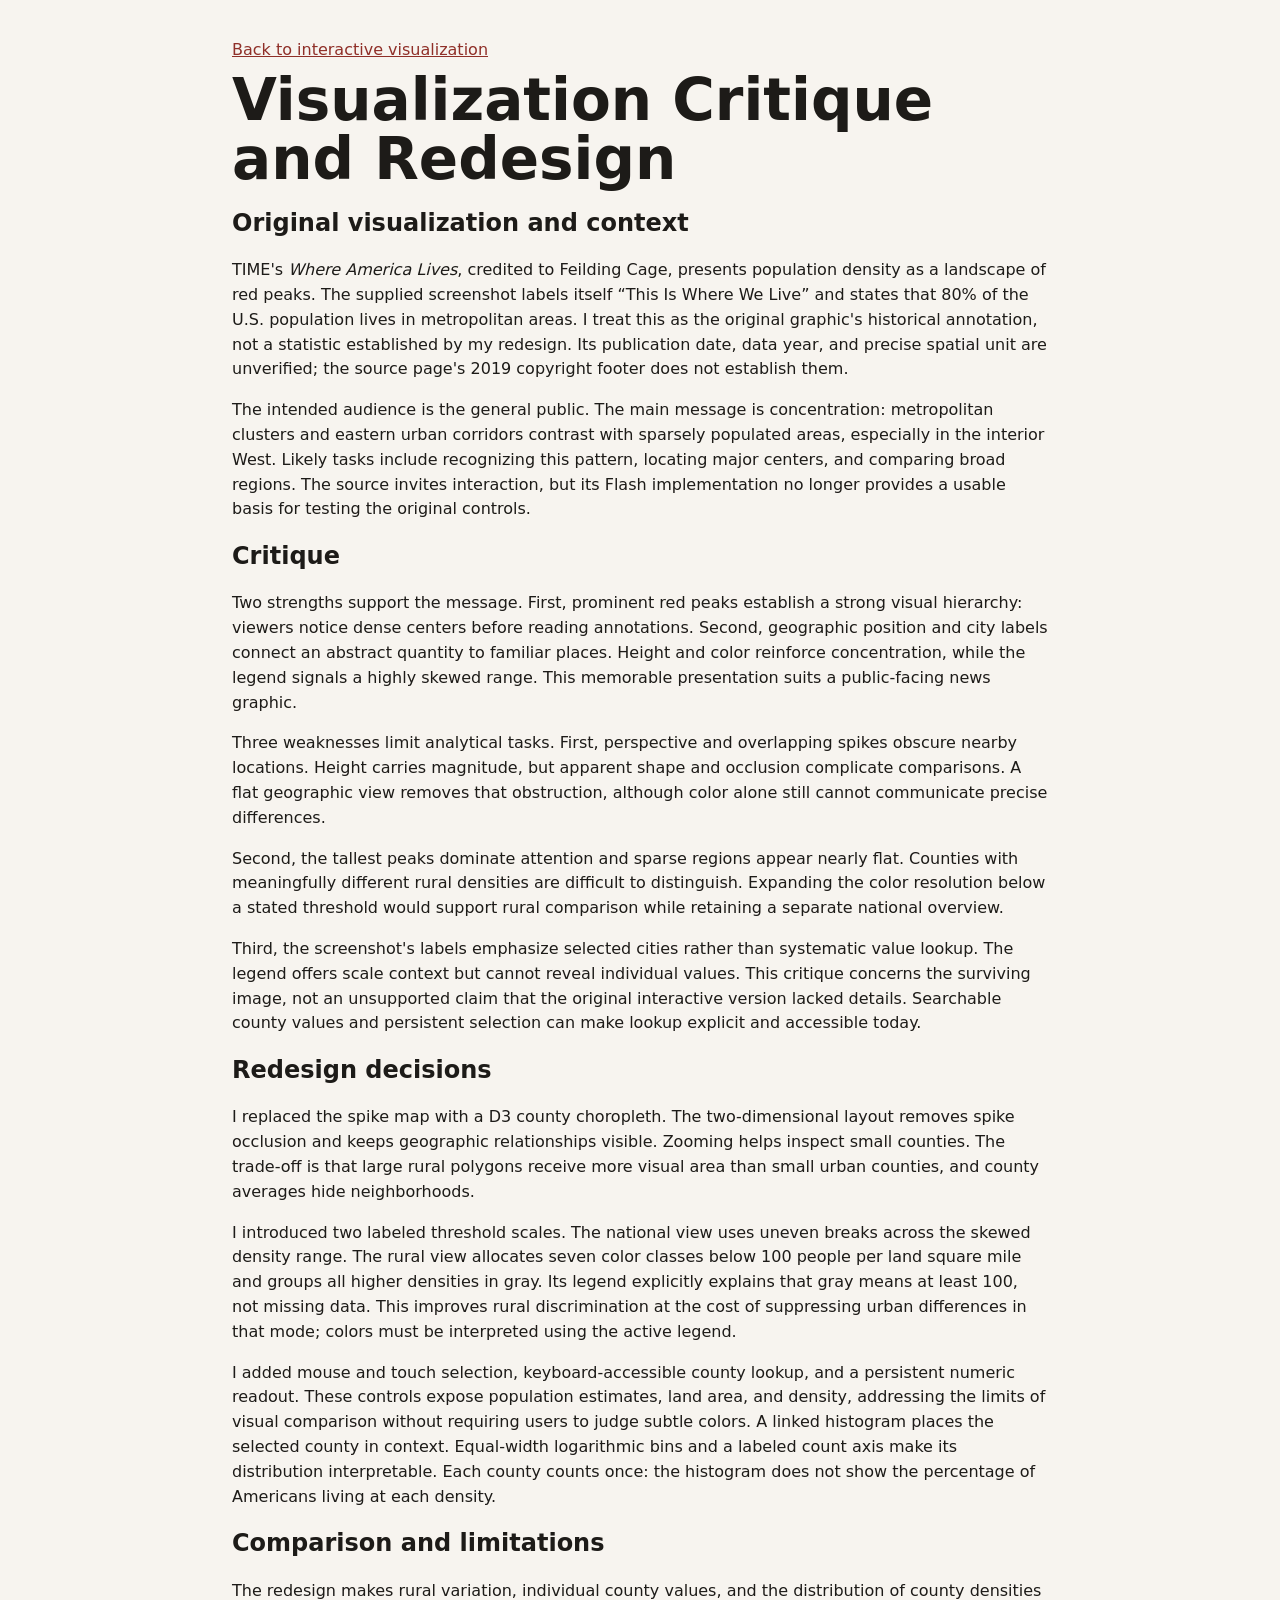
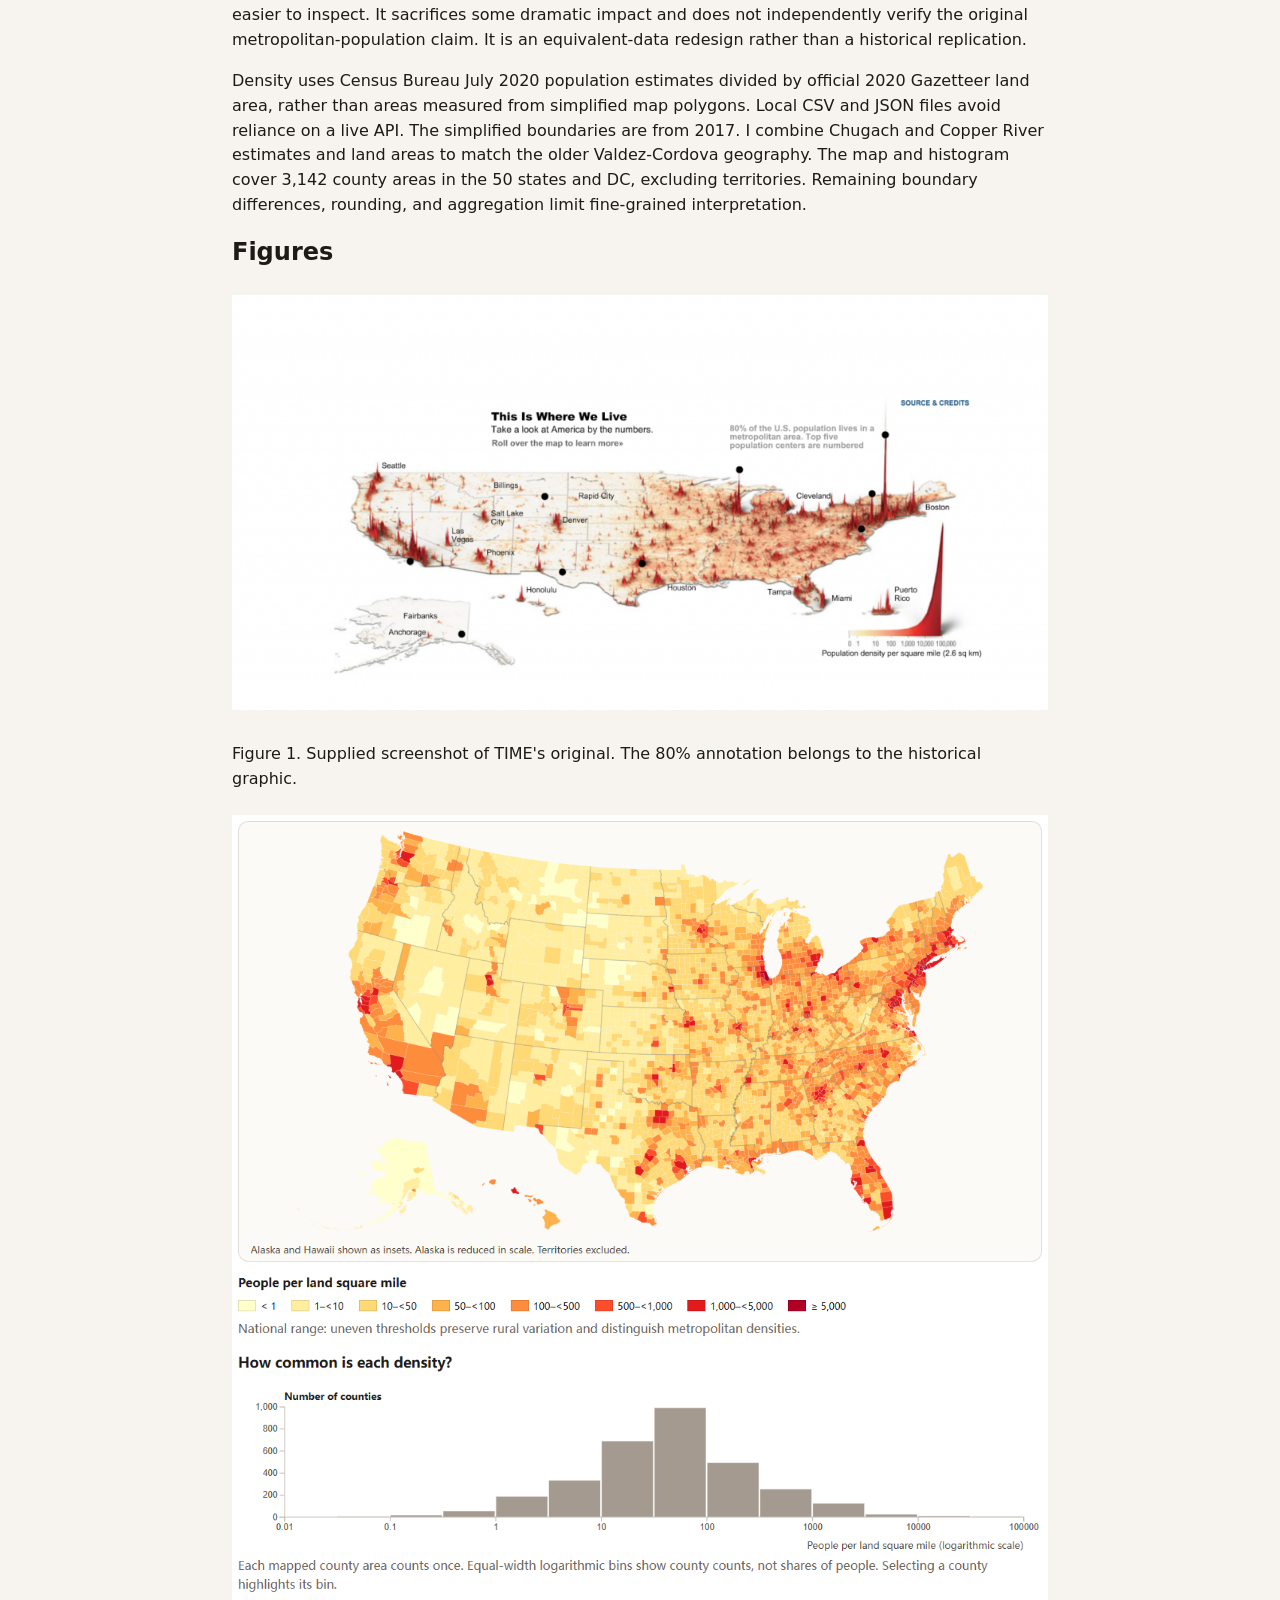
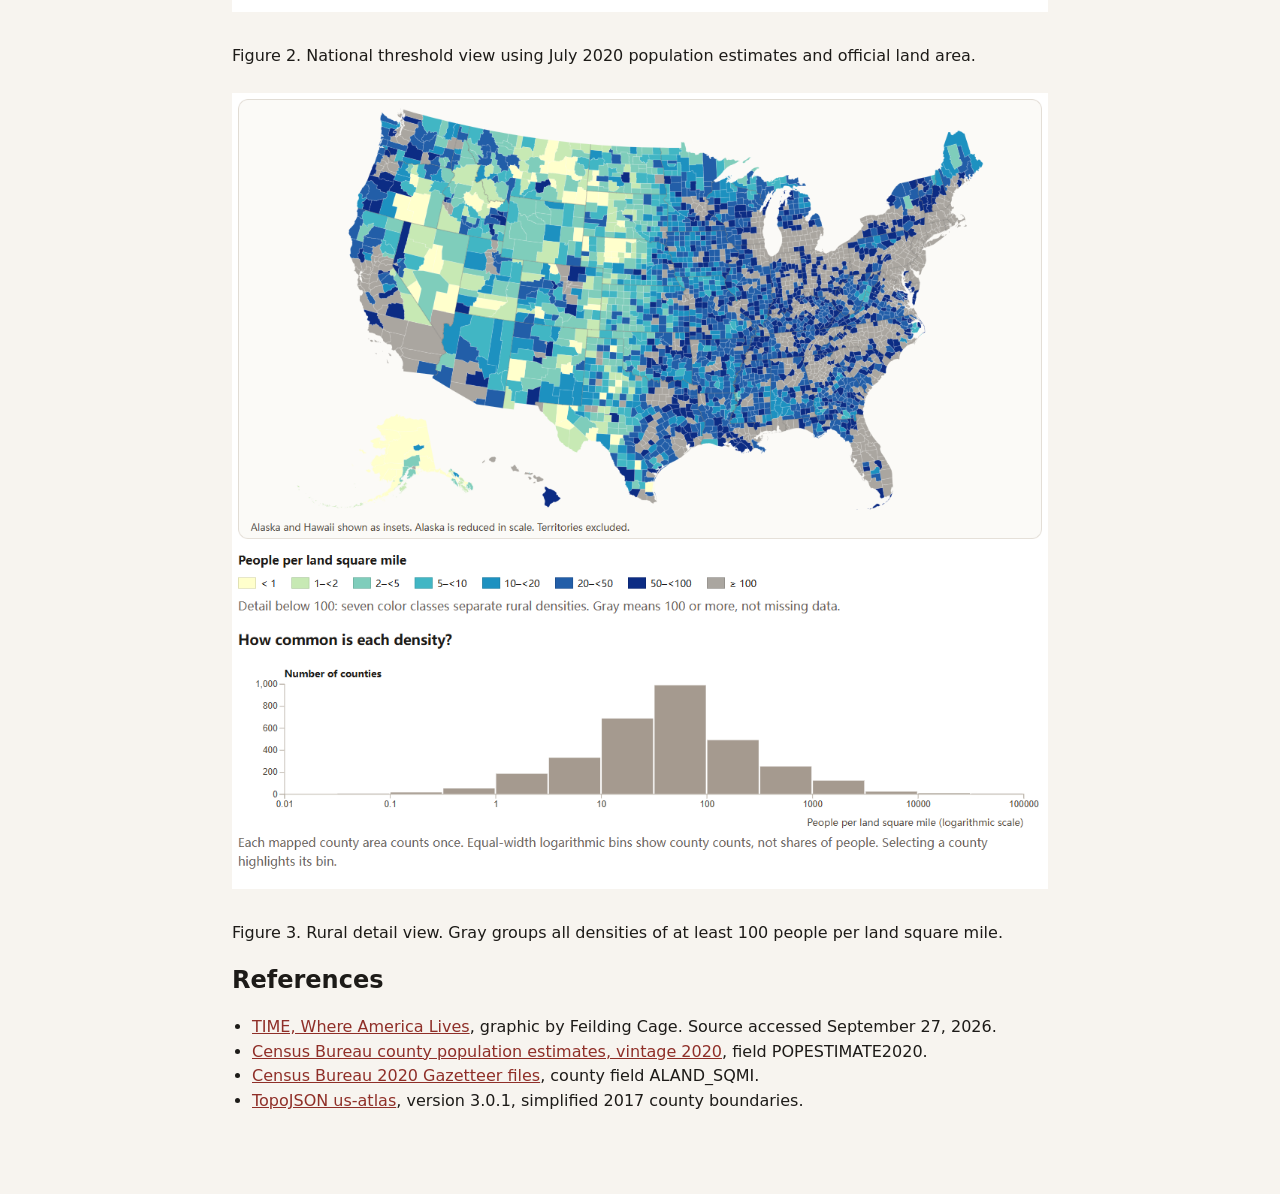
<file: vis-redesign/report.html>
<!doctype html><html lang="en"><head><meta charset="utf-8"><meta name="viewport" content="width=device-width, initial-scale=1"><title>Visualization Critique and Redesign Report</title><link rel="stylesheet" href="style.css"></head><body><main class="report"><a href="index.html">Back to interactive visualization</a><h1>Visualization Critique and Redesign</h1><h2>Original visualization and context</h2><p>TIME&#x27;s <em>Where America Lives</em>, credited to Feilding Cage, presents population density as a landscape of red peaks. The supplied screenshot labels itself “This Is Where We Live” and states that 80% of the U.S. population lives in metropolitan areas. I treat this as the original graphic&#x27;s historical annotation, not a statistic established by my redesign. Its publication date, data year, and precise spatial unit are unverified; the source page&#x27;s 2019 copyright footer does not establish them.</p><p>The intended audience is the general public. The main message is concentration: metropolitan clusters and eastern urban corridors contrast with sparsely populated areas, especially in the interior West. Likely tasks include recognizing this pattern, locating major centers, and comparing broad regions. The source invites interaction, but its Flash implementation no longer provides a usable basis for testing the original controls.</p><h2>Critique</h2><p>Two strengths support the message. First, prominent red peaks establish a strong visual hierarchy: viewers notice dense centers before reading annotations. Second, geographic position and city labels connect an abstract quantity to familiar places. Height and color reinforce concentration, while the legend signals a highly skewed range. This memorable presentation suits a public-facing news graphic.</p><p>Three weaknesses limit analytical tasks. First, perspective and overlapping spikes obscure nearby locations. Height carries magnitude, but apparent shape and occlusion complicate comparisons. A flat geographic view removes that obstruction, although color alone still cannot communicate precise differences.</p><p>Second, the tallest peaks dominate attention and sparse regions appear nearly flat. Counties with meaningfully different rural densities are difficult to distinguish. Expanding the color resolution below a stated threshold would support rural comparison while retaining a separate national overview.</p><p>Third, the screenshot&#x27;s labels emphasize selected cities rather than systematic value lookup. The legend offers scale context but cannot reveal individual values. This critique concerns the surviving image, not an unsupported claim that the original interactive version lacked details. Searchable county values and persistent selection can make lookup explicit and accessible today.</p><h2>Redesign decisions</h2><p>I replaced the spike map with a D3 county choropleth. The two-dimensional layout removes spike occlusion and keeps geographic relationships visible. Zooming helps inspect small counties. The trade-off is that large rural polygons receive more visual area than small urban counties, and county averages hide neighborhoods.</p><p>I introduced two labeled threshold scales. The national view uses uneven breaks across the skewed density range. The rural view allocates seven color classes below 100 people per land square mile and groups all higher densities in gray. Its legend explicitly explains that gray means at least 100, not missing data. This improves rural discrimination at the cost of suppressing urban differences in that mode; colors must be interpreted using the active legend.</p><p>I added mouse and touch selection, keyboard-accessible county lookup, and a persistent numeric readout. These controls expose population estimates, land area, and density, addressing the limits of visual comparison without requiring users to judge subtle colors. A linked histogram places the selected county in context. Equal-width logarithmic bins and a labeled count axis make its distribution interpretable. Each county counts once: the histogram does not show the percentage of Americans living at each density.</p><h2>Comparison and limitations</h2><p>The redesign makes rural variation, individual county values, and the distribution of county densities easier to inspect. It sacrifices some dramatic impact and does not independently verify the original metropolitan-population claim. It is an equivalent-data redesign rather than a historical replication.</p><p>Density uses Census Bureau July 2020 population estimates divided by official 2020 Gazetteer land area, rather than areas measured from simplified map polygons. Local CSV and JSON files avoid reliance on a live API. The simplified boundaries are from 2017. I combine Chugach and Copper River estimates and land areas to match the older Valdez-Cordova geography. The map and histogram cover 3,142 county areas in the 50 states and DC, excluding territories. Remaining boundary differences, rounding, and aggregation limit fine-grained interpretation.</p><h2>Figures</h2><figure><img alt="Original TIME population-density spike map" src="Where%20Americans%20Live.png"></figure><p>Figure 1. Supplied screenshot of TIME&#x27;s original. The 80% annotation belongs to the historical graphic.</p><figure><img alt="Redesigned D3 county choropleth and linked histogram" src="assets/redesign-full.png"></figure><p>Figure 2. National threshold view using July 2020 population estimates and official land area.</p><figure><img alt="Low-density view of the redesigned visualization" src="assets/redesign-low.png"></figure><p>Figure 3. Rural detail view. Gray groups all densities of at least 100 people per land square mile.</p><h2>References</h2><ul><li><a href="https://content.time.com/time/interactive/0,31813,1549966,00.html">TIME, Where America Lives</a>, graphic by Feilding Cage. Source accessed September 27, 2026.</li><li><a href="https://www2.census.gov/programs-surveys/popest/datasets/2010-2020/counties/totals/co-est2020.csv">Census Bureau county population estimates, vintage 2020</a>, field POPESTIMATE2020.</li><li><a href="https://www.census.gov/geographies/reference-files/time-series/geo/gazetteer-files.2020.html">Census Bureau 2020 Gazetteer files</a>, county field ALAND_SQMI.</li><li><a href="https://github.com/topojson/us-atlas">TopoJSON us-atlas</a>, version 3.0.1, simplified 2017 county boundaries.</li></ul></main></body></html>
</file>
<file: css/style.css>
:root { color-scheme: light; font-family: Arial, sans-serif; color: #1f2937; background: #faf7ef; }
* { box-sizing: border-box; }
body { margin: 0; }
.page-shell { max-width: 1000px; margin: 0 auto; padding: 48px 24px 64px; }
.eyebrow { margin: 0; color: #82aabb; font-size: .8rem; font-weight: 700; letter-spacing: .12em; }
h1 { margin: 8px 0; font-size: clamp(2rem, 5vw, 3rem); }
h2 { margin-top: 0; }
.intro { color: #4b5563; line-height: 1.6; }
.lab-nav { display: flex; flex-wrap: wrap; gap: 8px; margin: 32px 0; padding-bottom: 20px; border-bottom: 1px solid #dbe2ea; }
.lab-nav a { padding: 8px 14px; border-radius: 6px; background: #e9eef5; color: #24324a; text-decoration: none; font-weight: 600; }
.lab-nav a:hover, .lab-nav a.active { background: #82aabb; color: #fff; }
.card { max-width: 650px; padding: 26px; border: 1px solid #dbe2ea; border-radius: 12px; background: #fff; box-shadow: 0 5px 16px rgb(31 41 55 / 7%); }
.button { display: inline-block; margin-top: 8px; padding: 10px 15px; border-radius: 6px; background: #82aabb; color: #fff; text-decoration: none; font-weight: 700; }
.chart-card { padding: 24px; overflow-x: auto; border: 1px solid #dbe2ea; border-radius: 12px; background: #fff; }
#chart svg { display: block; max-width: 100%; height: auto; }
.bar { fill: #82aabb; }
.bar:hover { fill: #668d9f; }
.label { fill: #334155; font-size: 13px; text-anchor: middle; }
.score-label { fill: #1e3a5f; font-size: 13px; font-weight: 700; text-anchor: middle; }
.error { color: #e89aae; font-weight: 700; }
.tooltip { position: absolute; z-index: 10; padding: 8px 10px; border: 1px solid #94a3b8; border-radius: 5px; background: #fff; box-shadow: 0 3px 12px rgb(31 41 55 / 15%); pointer-events: none; opacity: 0; font-size: 14px; line-height: 1.4; transition: opacity .12s ease; }
.axis-label, .legend-title { fill: #334155; font-size: 13px; }
.legend-title { font-weight: 700; }
.city-point { stroke: #fff; stroke-width: 1.5px; cursor: pointer; }
.city-point:hover { stroke: #0f172a; stroke-width: 2.5px; }
.justification { max-width: 800px; margin-top: 28px; line-height: 1.65; }
</file>
<file: lab9/lab9.css>
:root{font-family:Inter,Arial,sans-serif;color:#182e35;background:#f4f4ee;font-synthesis:none}*{box-sizing:border-box}body{margin:0}main{max-width:1560px;margin:auto;padding:36px 4vw 24px}a{color:#126d72;text-underline-offset:4px}header{padding:8px 0 32px;max-width:860px}.back{font-size:14px}.eyebrow{font-size:11px;letter-spacing:2px;font-weight:700;color:#457074;margin:27px 0 12px}h1{font-family:Georgia,serif;font-size:clamp(42px,5.2vw,76px);font-weight:400;line-height:1.03;letter-spacing:-2px;margin:0}h1 span{color:#d17545}.intro{font-size:18px;line-height:1.65;max-width:690px;color:#516268}h2{font-size:23px;letter-spacing:-.5px;margin:0 0 10px}p{line-height:1.65}.dataset{display:flex;gap:60px;align-items:center;padding:25px 0 30px;border-top:1px solid #ccd6d1;border-bottom:1px solid #ccd6d1}.dataset>div:first-child{max-width:900px}.dataset p{font-size:14px;margin:0;color:#516268}.stat{min-width:210px}.stat strong{display:block;font-family:Georgia,serif;font-size:42px;color:#126d72}.stat span{font-size:12px;color:#516268}.toolbar{display:flex;align-items:end;gap:12px;flex-wrap:wrap;margin-top:28px}label{font-size:12px;font-weight:700}select{display:block;max-width:100%;width:285px;margin-top:7px}select,button{padding:9px 12px;border:1px solid #afc0bd;border-radius:5px;color:#182e35;background:#fff;font:inherit;font-size:13px}button{cursor:pointer}button:hover{background:#e3eeea}button:focus-visible,select:focus-visible{outline:3px solid #cf7444;outline-offset:2px}#join-status{font-size:12px;color:#516268;margin-left:auto;padding-bottom:10px}#selection{min-height:27px;font-size:14px;color:#126d72;font-weight:600}.maps{display:grid;grid-template-columns:1fr 1fr;gap:20px}.map-card{min-width:0;border:1px solid #d3ddd8;background:#fffdf8;border-radius:10px;overflow:hidden}.card-heading{padding:0 23px}.card-heading .eyebrow{margin-top:23px}.card-heading p:last-child{font-size:13px;color:#516268;min-height:22px}.map-tools{padding:0 20px;display:flex;align-items:center;gap:7px;min-height:36px}.map-tools span{font-size:11px;color:#617475}.map-tools button{padding:5px 9px}svg{display:block;width:100%;height:auto}#choropleth{touch-action:none;cursor:grab}#choropleth:active{cursor:grabbing}.country{stroke:#fffdf8;stroke-width:.5;vector-effect:non-scaling-stroke}.economy circle{stroke:#fffdf8;stroke-width:1.3}.country,.economy{cursor:pointer;outline:none}.country.active,.country:focus{stroke:#d3642c;stroke-width:2.5}.economy.active circle,.economy:focus circle{stroke:#d3642c;stroke-width:3}.economy text{font-size:10px;text-anchor:middle;dominant-baseline:middle;pointer-events:none;font-weight:700}.legend{padding:0 22px;min-height:82px}.legend svg{max-width:480px;height:80px}.map-note{font-size:12px;color:#617475;margin:10px 23px 22px}.locator{fill:none;stroke:#d3642c;stroke-width:2;pointer-events:none;vector-effect:non-scaling-stroke}.analysis{margin:44px 0;max-width:1060px}.analysis h2{font-family:Georgia,serif;font-size:34px;font-weight:400}#comparison{columns:2;column-gap:36px;font-size:15px;color:#43585e}#comparison p{margin-top:0;break-inside:avoid}footer{border-top:1px solid #ccd6d1;padding-top:17px;color:#617475;font-size:12px}#tooltip{position:fixed;z-index:10;background:#182e35;color:#fff;padding:12px 15px;border-radius:6px;pointer-events:none;max-width:280px;box-shadow:0 5px 20px #0002;font-size:13px;line-height:1.6}@media(max-width:900px){.maps{grid-template-columns:1fr}.dataset{gap:25px}.stat{min-width:160px}}@media(max-width:560px){main{padding:23px 18px}.dataset{display:block}.stat{margin-top:20px}.stat strong{font-size:34px}#join-status{margin-left:0;width:100%}#comparison{columns:1}.map-tools{flex-wrap:wrap}.card-heading{padding:0 16px}h1{letter-spacing:-1px}}
</file>
<file: lab10/lab10.css>
.voice-panel{background:#fffdf8;border:1px solid #afc0bd;border-top:4px solid #126d72;border-radius:10px;padding:0 26px 18px;margin-bottom:30px}.voice-panel>p{max-width:960px}.voice-controls{display:flex;gap:10px;flex-wrap:wrap;margin:10px 0}#voice-start{background:#126d72;color:white}button:disabled{opacity:.5;cursor:default}.feedback{background:#eaf0eb;border-radius:6px;padding:10px 16px;margin:16px 0}.feedback p{margin:3px 0;overflow-wrap:anywhere}#voice-heard{font-weight:bold}input{font:inherit;padding:10px;border:1px solid #afc0bd;border-radius:5px;max-width:100%;width:360px}input:focus-visible{outline:3px solid #cf7444;outline-offset:2px}.privacy,.command-help{font-size:13px;color:#516268}#reflection{max-width:900px;color:#43585e}#voice-status[data-state="error"]{color:#973c24}@media(max-width:560px){.voice-panel{padding:0 16px 16px}}
</file>
<file: lab4/lab4.css>
.page-shell { max-width: 1080px; }
.eyebrow { color: #385e70; font-size: .875rem; }
h1 { max-width: 900px; }
.intro { margin-bottom: 2rem; font-size: 1.125rem; }
.chart-heading { display: flex; align-items: flex-start; justify-content: space-between; gap: 1rem; }
.chart-heading h2 { font-size: 1.4rem; margin-bottom: .5rem; }
.chart-heading p, .chart-description { color: #4b5563; line-height: 1.6; }
.chart-heading p { margin: 0; }
.model-tag { flex-shrink: 0; padding: .45rem .7rem; border: 1px solid #dbe2ea; border-radius: 6px; font-size: .875rem; }
.sentiment-legend { display: flex; flex-wrap: wrap; gap: 1.5rem; list-style: none; padding: 0; margin: 1.5rem 0 .75rem; }
.sentiment-legend li { display: flex; align-items: center; gap: .5rem; }
.swatch { width: 16px; height: 16px; border-radius: 2px; display: inline-block; }
.negative { background: #a74336; }
.neutral { background: #54657a; }
.positive { background: #147a70; }
.chart-description { margin: .5rem 0 1rem; }
#chart { min-height: 290px; }
#chart svg { width: 100%; }
#chart .tick text { font-size: 14px; fill: #475569; }
#chart .domain { display: none; }
#chart .tick line { stroke: #dbe2ea; }
.segment { cursor: pointer; }
.segment:hover, .segment:focus { stroke: #111827; stroke-width: 3px; outline: none; }
.segment-label { fill: #fff; font-size: 16px; font-weight: 700; pointer-events: none; text-anchor: middle; }
.group-label { font-size: 17px; font-weight: 700; fill: #1f2937; }
.group-count { font-size: 14px; fill: #4b5563; text-anchor: end; }
.chart-detail { min-height: 3rem; color: #334155; line-height: 1.5; border-left: 3px solid #82aabb; padding-left: 1rem; }
summary { cursor: pointer; color: #284f69; padding: .5rem 0; }
table { border-collapse: collapse; width: 100%; margin-top: 1rem; }
caption { text-align: left; color: #475569; padding: .5rem 0; }
th, td { border-bottom: 1px solid #dbe2ea; padding: .75rem .5rem; text-align: left; }
th { background: #f2f5f8; }
.table-wrap { overflow-x: auto; }
.justification { margin-top: 2.5rem; }
.justification p, .resources p { line-height: 1.75; }
.resources { margin-top: 2rem; padding-top: 1.5rem; border-top: 1px solid #dbe2ea; }
.resources h2 { font-size: 1.2rem; }
.resource-links { display: flex; flex-wrap: wrap; gap: .8rem 1.5rem; list-style: none; padding: 0; line-height: 1.6; }
a { color: #245775; text-underline-offset: 3px; }
a:hover { color: #152f40; }
a:focus-visible, summary:focus-visible { outline: 3px solid #245775; outline-offset: 4px; }
.back-link { margin-top: 2.5rem; }
.error { color: #9b3029; }
@media (max-width: 620px) {
  .page-shell { padding: 28px 16px 40px; }
  .chart-card { padding: 18px 14px; }
  .chart-heading { flex-direction: column; }
  .sentiment-legend { gap: 1rem; }
}
</file>
<file: lab8/lab8.css>
﻿:root{color-scheme:light;--ink:#172c3c;--muted:#596b77;--paper:#f6f5ef;--line:#dce2dd;--accent:#087e80}*{box-sizing:border-box}body{margin:0;background:var(--paper);color:var(--ink);font:15px/1.65 system-ui,sans-serif}main{max-width:1440px;margin:auto;padding:32px 40px 50px}header{display:flex;justify-content:space-between;border-bottom:1px solid var(--line);padding-bottom:20px;margin-bottom:40px}header span,.eyebrow{font-size:11px;font-weight:700;letter-spacing:1.8px}a{color:var(--accent)}h1,h2,h3{line-height:1.25}h1{font-size:clamp(36px,5vw,64px);letter-spacing:-2.5px;margin:10px 0 15px}h1 span,.eyebrow{color:var(--accent)}h2{font-size:25px;margin:8px 0 14px}h3{font-size:17px}.intro{max-width:750px;font-size:18px;color:var(--muted)}section{margin-top:38px}.hint,footer{font-size:12px;color:var(--muted)}.stats{display:grid;grid-template-columns:repeat(4,1fr);padding:20px 25px;background:#eaf1ed;border:1px solid var(--line);border-radius:10px}.stats strong{display:block;font-size:28px}.stats span{font-size:12px}.overview{display:grid;grid-template-columns:1.2fr 1fr;gap:30px}.summary-scroll{height:300px;overflow:auto;background:#fff;border:1px solid var(--line);border-radius:8px}table{border-collapse:separate;border-spacing:0;width:100%;font-size:12px}th,td{text-align:left;padding:7px 10px;border-bottom:1px solid var(--line)}thead th{position:sticky;top:0;background:#f0f5f2;z-index:2}.dashboard{background:white;border:1px solid var(--line);border-radius:16px;overflow:hidden}.toolbar{display:flex;align-items:end;gap:12px;padding:24px 24px 0;flex-wrap:wrap}.toolbar label{flex:1;min-width:150px;font-size:12px;font-weight:600}input,select,button{font:inherit;border:1px solid #bccac3;border-radius:6px;padding:9px;color:var(--ink);background:#fff}input,select{display:block;width:100%;margin-top:4px;font-size:13px}button{cursor:pointer;font-size:12px;font-weight:600;background:#f0f5f2}button:hover{background:#dcece3}:focus-visible{outline:3px solid #cf872c;outline-offset:2px}.inset{margin-left:24px;margin-right:24px}.legend{display:flex;flex-wrap:wrap;gap:5px 16px;margin-bottom:20px}.key{display:flex;align-items:center;gap:7px;font-size:12px}.swatch{width:11px;height:11px;border-radius:50%;display:inline-block;flex-shrink:0}.views{display:grid;grid-template-columns:1fr 1fr;border-top:1px solid var(--line)}.map-pane,.matrix-pane{padding:20px;min-width:0}.matrix-pane{border-left:1px solid var(--line)}#map svg{display:block;width:100%;height:auto;background:#fafcfb;border:1px solid #edf1ee;border-radius:8px;touch-action:none}.passage{cursor:pointer}.map-controls{display:flex;gap:6px;margin-top:8px}#size-legend,#matrix-legend{height:45px}.matrix-scroll{max-height:520px;overflow:auto;border:1px solid var(--line);border-radius:6px}#matrix{table-layout:fixed;min-width:500px}#matrix th:first-child{width:210px}#matrix th{font-size:10px;line-height:1.3;padding:6px}#matrix td{padding:2px;border:0}#matrix thead th{height:40px;text-align:center}#matrix tbody th{font-weight:400;background:#fff}#matrix button{display:block;width:100%;height:29px;min-width:27px;padding:0;border:2px solid transparent;border-radius:3px;font-size:10px}#matrix button.active{border-color:#111}#matrix button.selected{outline:2px dashed #111;outline-offset:-4px}.details{border-top:1px solid var(--line);padding:24px;overflow-wrap:anywhere}.detail-grid{display:grid;grid-template-columns:1fr 1fr;gap:30px}.metadata{color:var(--muted);font-size:12px}.passage-text{font-size:15px;line-height:1.8}.neighbors{padding-left:22px}.neighbors li{padding:8px 0;border-bottom:1px solid var(--line)}.neighbors p{font-size:12px;margin:6px 0}.neighbors button{text-align:left}.findings{display:grid;grid-template-columns:1fr 1fr;gap:16px 35px}.finding{border-top:1px solid var(--line);padding-top:12px}.finding p{color:var(--muted);font-size:14px}.finding button{margin-right:6px}footer{border-top:1px solid var(--line);margin-top:35px;padding-top:25px}#tooltip{position:fixed;z-index:10;max-width:340px;background:var(--ink);color:#fff;padding:12px 15px;border-radius:8px;font-size:12px;pointer-events:none;white-space:pre-line}#tooltip[hidden]{display:none}svg text{font-family:system-ui,sans-serif}#term-chart svg{width:100%;height:260px}.error{color:#a32626}@media(max-width:900px){main{padding:24px 18px}.views,.overview,.detail-grid{grid-template-columns:1fr}.matrix-pane{border-left:0;border-top:1px solid var(--line)}.matrix-scroll{max-height:400px}.findings{grid-template-columns:1fr}}@media(max-width:520px){.stats{grid-template-columns:1fr 1fr;gap:15px}.toolbar{padding:15px}.map-pane,.matrix-pane{padding:14px}header span{font-size:9px}h1{letter-spacing:-1.5px}}
</file>
<file: vis-redesign/style.css>
:root {
  --bg: #f7f4ef;
  --ink: #1d1b18;
  --muted: #6c645c;
  --card: #ffffff;
  --line: #ded8cf;
  --accent: #b23a2f;
}
* { box-sizing: border-box; }
body {
  margin: 0;
  background: var(--bg);
  color: var(--ink);
  font-family: Inter, ui-sans-serif, system-ui, -apple-system, BlinkMacSystemFont, "Segoe UI", sans-serif;
  line-height: 1.55;
}
main { max-width: 1180px; margin: 0 auto; padding: 38px 22px 64px; }
a { color: #8f2f28; }
.hero { margin-bottom: 24px; }
.eyebrow { text-transform: uppercase; letter-spacing: .12em; color: var(--accent); font-weight: 700; font-size: 13px; }
h1 { font-size: clamp(34px, 5vw, 58px); line-height: 1.02; margin: 8px 0 16px; max-width: 980px; }
h2 { font-size: 24px; margin: 0 0 14px; }
.lede { font-size: 19px; max-width: 850px; color: #443e38; }
.card { background: var(--card); border: 1px solid var(--line); border-radius: 18px; padding: 24px; margin: 22px 0; box-shadow: 0 10px 30px rgba(62, 48, 37, .07); }
.original-grid { display: grid; grid-template-columns: minmax(300px, 1.25fr) minmax(280px, .75fr); gap: 24px; align-items: start; }
figure { margin: 0; }
figcaption { color: var(--muted); font-size: 13px; margin-top: 8px; }
.original-img { width: 100%; border: 1px solid var(--line); border-radius: 10px; background: #f1eee8; }
.controls { display: flex; align-items: center; gap: 10px; margin: 16px 0 12px; flex-wrap: wrap; }
select { font: inherit; padding: 8px 10px; border: 1px solid var(--line); border-radius: 8px; background: white; }
.note { color: var(--muted); margin-top: -4px; }
.vis-wrap { min-height: 630px; position: relative; border: 1px solid var(--line); border-radius: 14px; padding: 14px; background: #fbfaf7; }
.loading { padding: 24px; color: var(--muted); }
.county { stroke: rgba(255,255,255,.42); stroke-width: .25px; cursor: pointer; }
.county:hover { stroke: #1d1b18; stroke-width: 1.1px; }
.state-boundary { fill: none; stroke: rgba(30, 27, 24, .35); stroke-width: .7px; pointer-events: none; }
.legend text, .axis text { fill: #544d45; font-size: 12px; }
.legend-title, .chart-title { font-weight: 700; fill: #1d1b18; font-size: 13px; }
.axis path, .axis line { stroke: #bcb4aa; }
.hist-bar { fill: #a59a8f; }
.hist-bar.active { fill: var(--accent); }
#tooltip { position: fixed; display: none; pointer-events: none; background: rgba(29,27,24,.94); color: white; padding: 10px 12px; border-radius: 10px; font-size: 13px; max-width: 260px; z-index: 10; box-shadow: 0 8px 26px rgba(0,0,0,.25); }
#tooltip strong { display: block; font-size: 14px; margin-bottom: 4px; }
.two-col { display: grid; grid-template-columns: 1fr 1fr; gap: 26px; }
ul { padding-left: 20px; }
@media (max-width: 820px) {
  .original-grid, .two-col { grid-template-columns: 1fr; }
  .vis-wrap { min-height: 520px; padding: 8px; }
}
.vis-wrap { min-height: 0; padding: 0; overflow: hidden; }
.vis-wrap svg { display: block; touch-action: none; }
input, button { font: inherit; border: 1px solid var(--line); border-radius: 7px; padding: 8px 12px; background: #fff; color: var(--ink); }
input { width: min(100%, 360px); }
button { cursor: pointer; }
button:hover { background: #eee8df; }
:focus-visible { outline: 3px solid #147a96; outline-offset: 3px; }
.detail { background: #f1eee8; border-left: 3px solid var(--accent); padding: 12px; min-height: 72px; }
.county { vector-effect: non-scaling-stroke; }
.county.selected { stroke: #141414; stroke-width: 1.8px; }
.state-boundary { vector-effect: non-scaling-stroke; }
.map-note { font-size: 13px; fill: #544d45; }
.legend-heading { margin-bottom: 8px; font-weight: 700; }
#legend { display: flex; flex-wrap: wrap; gap: 12px 20px; margin-bottom: 12px; }
.legend-item { display: flex; align-items: center; gap: 6px; font-size: 13px; }
.swatch { display: inline-block; width: 24px; height: 15px; border: 1px solid #0002; }
#histogram svg { width: 100%; display: block; }
#chart-capture { background: white; padding: 8px; }
.report { max-width: 860px; }
.report figure { margin: 24px 0; }
.report img { width: 100%; }
@media (max-width: 600px) {
  main { padding: 20px 12px; }
  .card { padding: 16px; }
  select { max-width: 100%; }
  #histogram { overflow-x: auto; }
  #histogram svg { min-width: 650px; }
}
</file>
